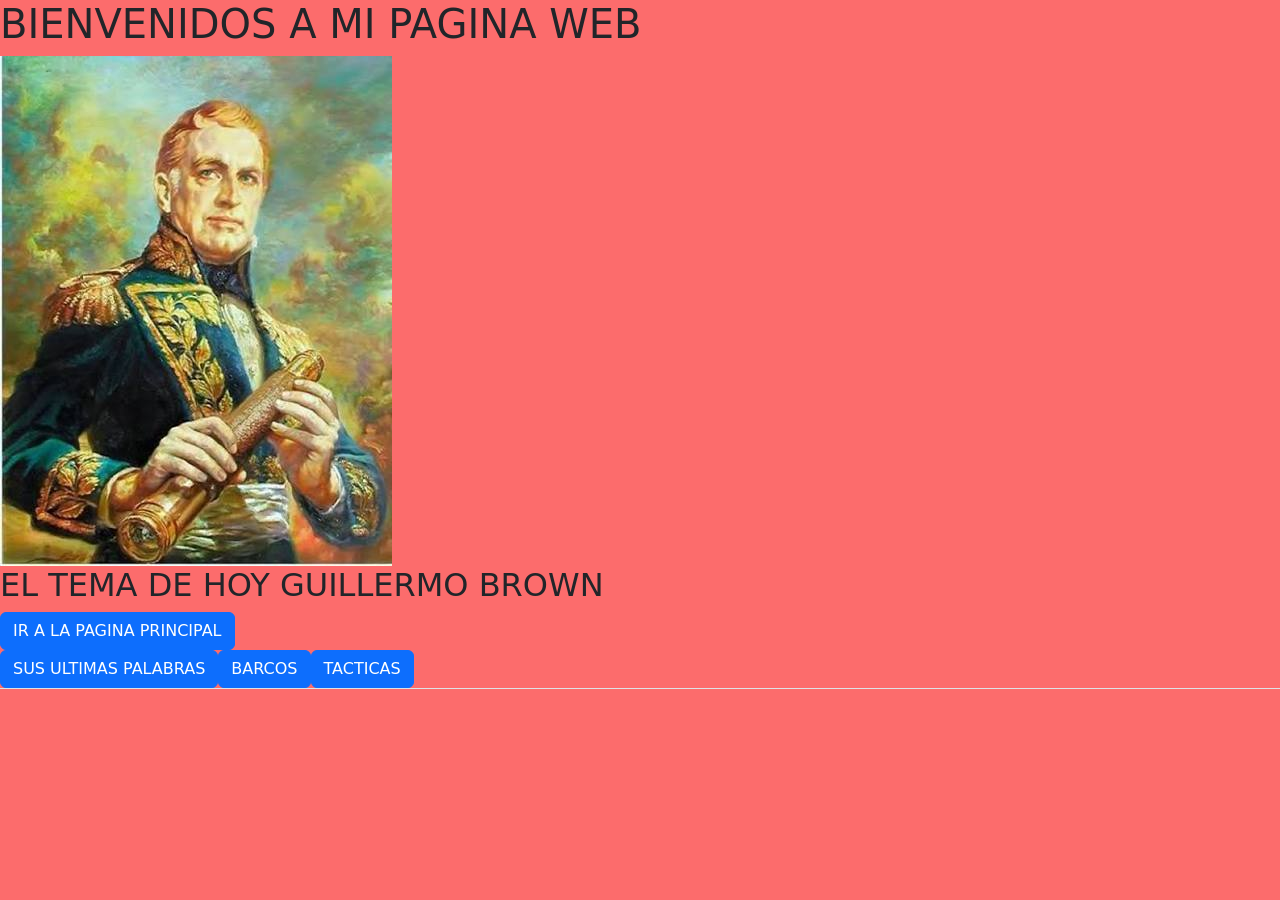
<file: index.html>
<!doctype html>
<html lang="es">
    <head>
        <meta charset="utf-8">
      <link href="https://cdn.jsdelivr.net/npm/bootstrap@5.3.8/dist/css/bootstrap.min.css" rel="stylesheet" integrity="sha384-sRIl4kxILFvY47J16cr9ZwB07vP4J8+LH7qKQnuqkuIAvNWLzeN8tE5YBujZqJLB" crossorigin="anonymous">
      <script src="https://cdn.jsdelivr.net/npm/bootstrap@5.3.8/dist/js/bootstrap.bundle.min.js" integrity="sha384-FKyoEForCGlyvwx9Hj09JcYn3nv7wiPVlz7YYwJrWVcXK/BmnVDxM+D2scQbITxI" crossorigin="anonymous"></script>
        <title>BIENVENIDOS</title>
    </head>
    <header>
        <h1>BIENVENIDOS A MI PAGINA WEB</h1>
        <img src="imagen/guillermo.jpg" alt="Imagen de Guillermo Brown">
        <H2>EL TEMA DE HOY GUILLERMO BROWN</H2>
    </header>
    <body style="background-color: rgb(252, 108, 108);">
        <a class="btn btn-primary" href="PAGINA PRINCIPAL.html" role="button">IR A LA PAGINA PRINCIPAL</a>
        <ul class="nav nav-tabs">
  <li class="nav-item">
    <a class="btn btn-primary" href="SUS ULTIMAS PALABRAS.html" role="button">SUS ULTIMAS PALABRAS</a>
  </li>
  <li class="nav-item">
    <a class="btn btn-primary" href="BARCOS.html" role="button">BARCOS</a>
  </li>
  <li class="nav-item">
    <a class="btn btn-primary" href="TACTICAS.html" role="button">TACTICAS</a>
  </li>
</ul>
    </body>
</html>
</file>
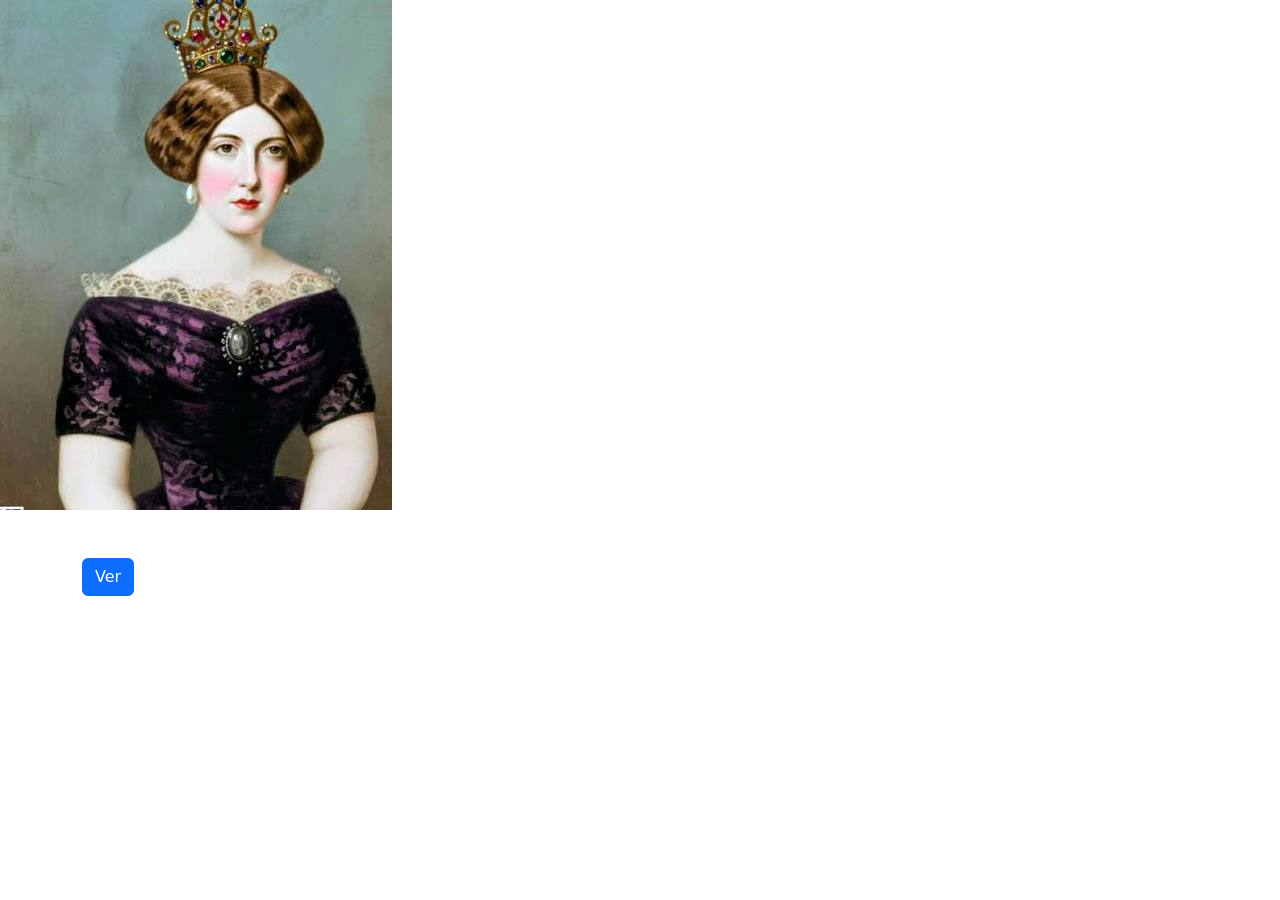
<file: amor,guerra,muerte.html>
<!doctype html>
<html>
  <head>
  <meta charset="UTF-8">
  <meta name="viewport" content="width=device-width, initial-scale=1.0">
  <title>Offcanvas con Texto</title>
  <!-- CSS de Bootstrap 5 -->
  <link href="https://cdn.jsdelivr.net/npm/bootstrap@5.3.8/dist/css/bootstrap.min.css" rel="stylesheet" integrity="sha384-sRIl4kxILFvY47J16cr9ZwB07vP4J8+LH7qKQnuqkuIAvNWLzeN8tE5YBujZqJLB" crossorigin="anonymous">
<script src="https://cdn.jsdelivr.net/npm/bootstrap@5.3.8/dist/js/bootstrap.bundle.min.js" integrity="sha384-FKyoEForCGlyvwx9Hj09JcYn3nv7wiPVlz7YYwJrWVcXK/BmnVDxM+D2scQbITxI" crossorigin="anonymous"></script><!---solucion---->
<img src="imagen/hija.jpg">
</head>
<body>

  <div class="container mt-5">
    <!-- Botón para abrir el panel -->
    <button class="btn btn-primary" type="button" data-bs-toggle="offcanvas" data-bs-target="#panelTexto">
      Ver
    </button>
  </div>

  <!-- Contenedor del Offcanvas -->
  <div class="offcanvas offcanvas-start" tabindex="-1" id="panelTexto">
    
    <!-- Encabezado -->
    <div class="offcanvas-header text-bg-light">
      <h5 class="offcanvas-title">La Trágica Historia Familiar de Elisa Brown </h5>
      <button type="button" class="btn-close" data-bs-dismiss="offcanvas"></button>
    </div>
    
    <!-- Cuerpo con diferentes estilos de texto -->
    <div class="offcanvas-body">
      <h3>ver</h3>
      
      <p class="text-muted small"> </p>
      <p>Detrás de la gloria militar de Brown se esconde una de las historias de amor y dolor más profundas de la iconografía romántica argentina del siglo XIX:
         la tragedia de su hija Elisa Brown.
         El Romance: Elisa, una bella joven de 17 años, estaba profundamente enamorada del capitán Francisco Drummond, uno de los oficiales más brillantes y valientes que servían bajo las órdenes de su padre.
          La pareja se comprometió en matrimonio justo antes de que se reanudaran los combates fluviales.
          La Muerte de Drummond (Batalla de Monte Santiago): En abril de 1827, el bergantín Independencia encalló y quedó a merced de una numerosa flota brasileña.
           Drummond luchó heroicamente hasta quedarse sin municiones.
            Al intentar buscar pólvora en otro barco, una bala de cañón lo hirió de gravedad en el estómago. 
            Murió pocas horas después en los brazos de su almirante, Guillermo Brown, a quien llegó a decirle sus famosas últimas palabras: "Entreguen esta espada a mi novia".
            El Fatal Desenlace: Brown regresó a Buenos Aires y le entregó a Elisa el anillo de compromiso y la espada de su difunto prometido.
             Sumida en una depresión profunda y vestida con su traje de novia, Elisa caminó hacia las orillas del Río de la Plata el 27 de diciembre de 1827. 
             Se arrojó a las aguas del río, el mismo escenario donde su padre había ganado la gloria y donde su gran amor había perdido la vida.
             Su Descanso Final: El trágico suceso conmovió a toda la sociedad de la época.
              Hoy en día, las cenizas de Elisa Brown descansan dentro de la misma urna de bronce fundido con cañones enemigos que resguarda los restos de su padre en el Cementerio de la Recoleta.</p>
      
      <hr> <!-- Línea divisoria -->

      <h4>Políticas de Privacidad</h4>
      <p>Nos tomamos muy en serio la protección de tus datos personales. Implementamos cifrado de extremo a extremo para asegurar tu información.</p>
      
      <div class="alert alert-warning mt-4">
        <p class="mb-0">Si tienes dudas, puedes escribir a nuestro equipo de soporte técnico disponible las 24 horas.</p>
      </div>
    </div>
  </div>
</body>
</html>
</file>
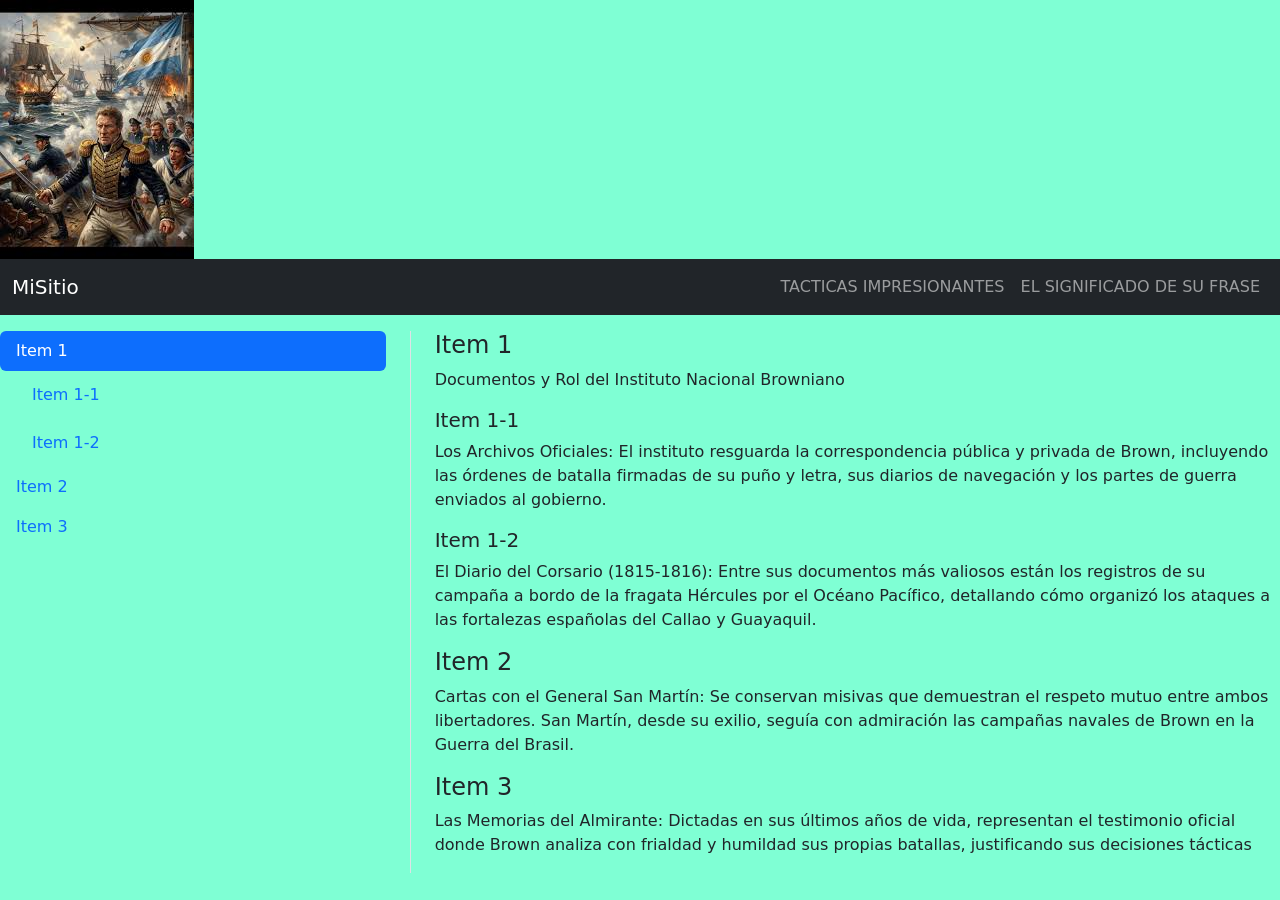
<file: ARCHIVOS.html>
<!doctype html>
<head>
  <meta charset="utf-8">
  <link href="https://cdn.jsdelivr.net/npm/bootstrap@5.3.8/dist/css/bootstrap.min.css" rel="stylesheet" integrity="sha384-sRIl4kxILFvY47J16cr9ZwB07vP4J8+LH7qKQnuqkuIAvNWLzeN8tE5YBujZqJLB" crossorigin="anonymous">
  <script src="https://cdn.jsdelivr.net/npm/bootstrap@5.3.8/dist/js/bootstrap.bundle.min.js" integrity="sha384-FKyoEForCGlyvwx9Hj09JcYn3nv7wiPVlz7YYwJrWVcXK/BmnVDxM+D2scQbITxI" crossorigin="anonymous"></script>
  <title>Archivos Oficiales</title>
</head>
<html lang="es">
    <body style="background-color: aquamarine;">
        <div class="carrusel">
        <img src="imagen/oficiales.jpg" alt="foto 1">
        </div>
        <nav class="navbar navbar-expand-lg bg-dark navbar-dark">
  <div class="container-fluid">
    <!-- Logotipo o Nombre del Sitio -->
    <a class="navbar-brand" href="PAGINA PRINCIPAL.html">MiSitio</a>
    <button class="navbar-toggler" type="button" data-bs-toggle="collapse" data-bs-target="#navbarNav" aria-controls="navbarNav" aria-expanded="false" aria-label="Toggle navigation">
      <span class="navbar-toggler-icon"></span>
    </button>
    
    <!-- Contenedor de los Enlaces del Menú -->
    <div class="collapse navbar-collapse" id="navbarNav">
      <ul class="navbar-nav ms-auto">
        <li class="nav-item">
          <a class="nav-link" href="TACTICAS.html">TACTICAS IMPRESIONANTES</a>
        </li>
        <li class="nav-item">
          <a class="nav-link" href="SUS ULTIMAS PALABRAS.html">EL SIGNIFICADO DE SU FRASE</a>
        </li>
      </ul>
    </div>
  </div>
</nav>
  <P></P>
                            <div class="row">
  <div class="col-4">
    <nav id="navbar-example3" class="h-100 flex-column align-items-stretch pe-4 border-end">
      <nav class="nav nav-pills flex-column">
        <a class="nav-link" href="#item-1">Item 1</a>
        <nav class="nav nav-pills flex-column">
          <a class="nav-link ms-3 my-1" href="#item-1-1">Item 1-1</a>
          <a class="nav-link ms-3 my-1" href="#item-1-2">Item 1-2</a>
        </nav>
        <a class="nav-link" href="#item-2">Item 2</a>
        <a class="nav-link" href="#item-3">Item 3</a>
      </nav>
      </nav>
    </nav>
  </div>

  <div class="col-8">
    <div data-bs-spy="scroll" data-bs-target="#navbar-example3" data-bs-smooth-scroll="true" class="scrollspy-example-2" tabindex="0">
      <div id="item-1">
        <h4>Item 1</h4>
        <p>Documentos y Rol del Instituto Nacional Browniano</p>
      </div>
      <div id="item-1-1">
        <h5>Item 1-1</h5>
        <p>Los Archivos Oficiales: El instituto resguarda la correspondencia pública y privada de Brown, incluyendo las órdenes de batalla firmadas de su puño y letra, sus diarios de navegación y los partes de guerra enviados al gobierno.</p>
      </div>
      <div id="item-1-2">
        <h5>Item 1-2</h5>
        <p>El Diario del Corsario (1815-1816): Entre sus documentos más valiosos están los registros de su campaña a bordo de la fragata Hércules por el Océano Pacífico, detallando cómo organizó los ataques a las fortalezas españolas del Callao y Guayaquil.</p>
      </div>
      <div id="item-2">
        <h4>Item 2</h4>
        <p>Cartas con el General San Martín: Se conservan misivas que demuestran el respeto mutuo entre ambos libertadores. San Martín, desde su exilio, seguía con admiración las campañas navales de Brown en la Guerra del Brasil. </p>
      </div>
      <div id="item-3">
        <h4>Item 3</h4>
        <p>Las Memorias del Almirante: Dictadas en sus últimos años de vida, representan el testimonio oficial donde Brown analiza con frialdad y humildad sus propias batallas, justificando sus decisiones tácticas </p>
      </div>
    </div>
  </div>
</div>
    </body>
</html>
</file>
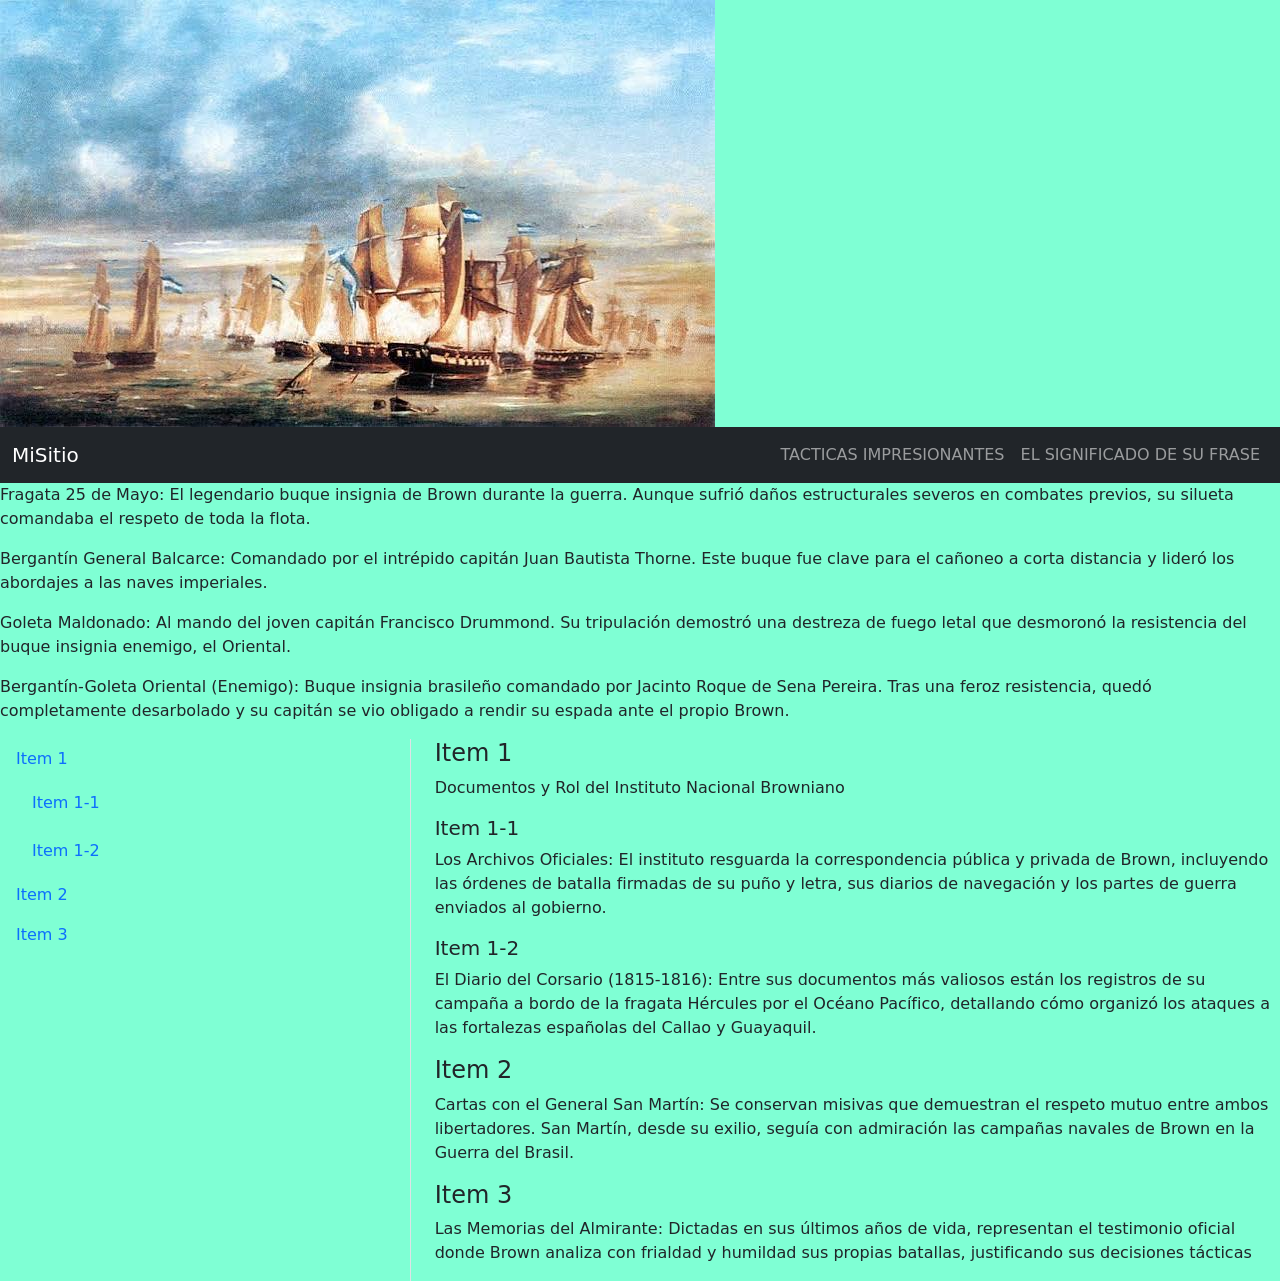
<file: BARCOS.html>
<!doctype html>
<html lang="es">
  <head>
    <meta charset="utf-8">
    <link href="https://cdn.jsdelivr.net/npm/bootstrap@5.3.8/dist/css/bootstrap.min.css" rel="stylesheet" integrity="sha384-sRIl4kxILFvY47J16cr9ZwB07vP4J8+LH7qKQnuqkuIAvNWLzeN8tE5YBujZqJLB" crossorigin="anonymous">
    <script src="https://cdn.jsdelivr.net/npm/bootstrap@5.3.8/dist/js/bootstrap.bundle.min.js" integrity="sha384-FKyoEForCGlyvwx9Hj09JcYn3nv7wiPVlz7YYwJrWVcXK/BmnVDxM+D2scQbITxI" crossorigin="anonymous"></script>
    <title>Barcos de Guillermo Brown</title>
  </head>
    <body style="background-color: aquamarine;">
        <div class="carrusel">
        <img src="imagen/barcos.jpg" alt="foto 1">
        </div>
        <nav class="navbar navbar-expand-lg bg-dark navbar-dark">
  <div class="container-fluid">
    <!-- Logotipo o Nombre del Sitio -->
    <a class="navbar-brand" href="PAGINA PRINCIPAL.html">MiSitio</a>
    <button class="navbar-toggler" type="button" data-bs-toggle="collapse" data-bs-target="#navbarNav" aria-controls="navbarNav" aria-expanded="false" aria-label="Toggle navigation">
      <span class="navbar-toggler-icon"></span>
    </button>
    
    <!-- Contenedor de los Enlaces del Menú -->
    <div class="collapse navbar-collapse" id="navbarNav">
      <ul class="navbar-nav ms-auto">
        <li class="nav-item">
          <a class="nav-link" href="TACTICAS.html">TACTICAS IMPRESIONANTES</a>
        </li>
        <li class="nav-item">
          <a class="nav-link" href="SUS ULTIMAS PALABRAS.html">EL SIGNIFICADO DE SU FRASE</a>
        </li>
      </ul>
    </div>
  </div>
</nav>
  <P>Fragata 25 de Mayo: El legendario buque insignia de Brown durante la guerra. Aunque sufrió daños estructurales severos en combates previos, su silueta comandaba el respeto de toda la flota.</P>
    <P>Bergantín General Balcarce: Comandado por el intrépido capitán Juan Bautista Thorne. Este buque fue clave para el cañoneo a corta distancia y lideró los abordajes a las naves imperiales.</P>
      <P>Goleta Maldonado: Al mando del joven capitán Francisco Drummond. Su tripulación demostró una destreza de fuego letal que desmoronó la resistencia del buque insignia enemigo, el Oriental.</P>
        <P>Bergantín-Goleta Oriental (Enemigo): Buque insignia brasileño comandado por Jacinto Roque de Sena Pereira. Tras una feroz resistencia, quedó completamente desarbolado y su capitán se vio obligado a rendir su espada ante el propio Brown.</P>
                            <div class="row">
  <div class="col-4">
    <nav id="navbar-example3" class="h-100 flex-column align-items-stretch pe-4 border-end">
      <nav class="nav nav-pills flex-column">
        <a class="nav-link" href="#item-1">Item 1</a>
        <nav class="nav nav-pills flex-column">
          <a class="nav-link ms-3 my-1" href="#item-1-1">Item 1-1</a>
          <a class="nav-link ms-3 my-1" href="#item-1-2">Item 1-2</a>
        </nav>
        <a class="nav-link" href="#item-2">Item 2</a>
        <a class="nav-link" href="#item-3">Item 3</a>
      </nav>
      </nav>
    </nav>
  </div>

  <div class="col-8">
    <div data-bs-spy="scroll" data-bs-target="#navbar-example3" data-bs-smooth-scroll="true" class="scrollspy-example-2" tabindex="0">
      <div id="item-1">
        <h4>Item 1</h4>
        <p>Documentos y Rol del Instituto Nacional Browniano</p>
      </div>
      <div id="item-1-1">
        <h5>Item 1-1</h5>
        <p>Los Archivos Oficiales: El instituto resguarda la correspondencia pública y privada de Brown, incluyendo las órdenes de batalla firmadas de su puño y letra, sus diarios de navegación y los partes de guerra enviados al gobierno.</p>
      </div>
      <div id="item-1-2">
        <h5>Item 1-2</h5>
        <p>El Diario del Corsario (1815-1816): Entre sus documentos más valiosos están los registros de su campaña a bordo de la fragata Hércules por el Océano Pacífico, detallando cómo organizó los ataques a las fortalezas españolas del Callao y Guayaquil.</p>
      </div>
      <div id="item-2">
        <h4>Item 2</h4>
        <p>Cartas con el General San Martín: Se conservan misivas que demuestran el respeto mutuo entre ambos libertadores. San Martín, desde su exilio, seguía con admiración las campañas navales de Brown en la Guerra del Brasil. </p>
      </div>
      <div id="item-3">
        <h4>Item 3</h4>
        <p>Las Memorias del Almirante: Dictadas en sus últimos años de vida, representan el testimonio oficial donde Brown analiza con frialdad y humildad sus propias batallas, justificando sus decisiones tácticas </p>
      </div>
    </div>
  </div>
</div>
    </body>
</html>
</file>
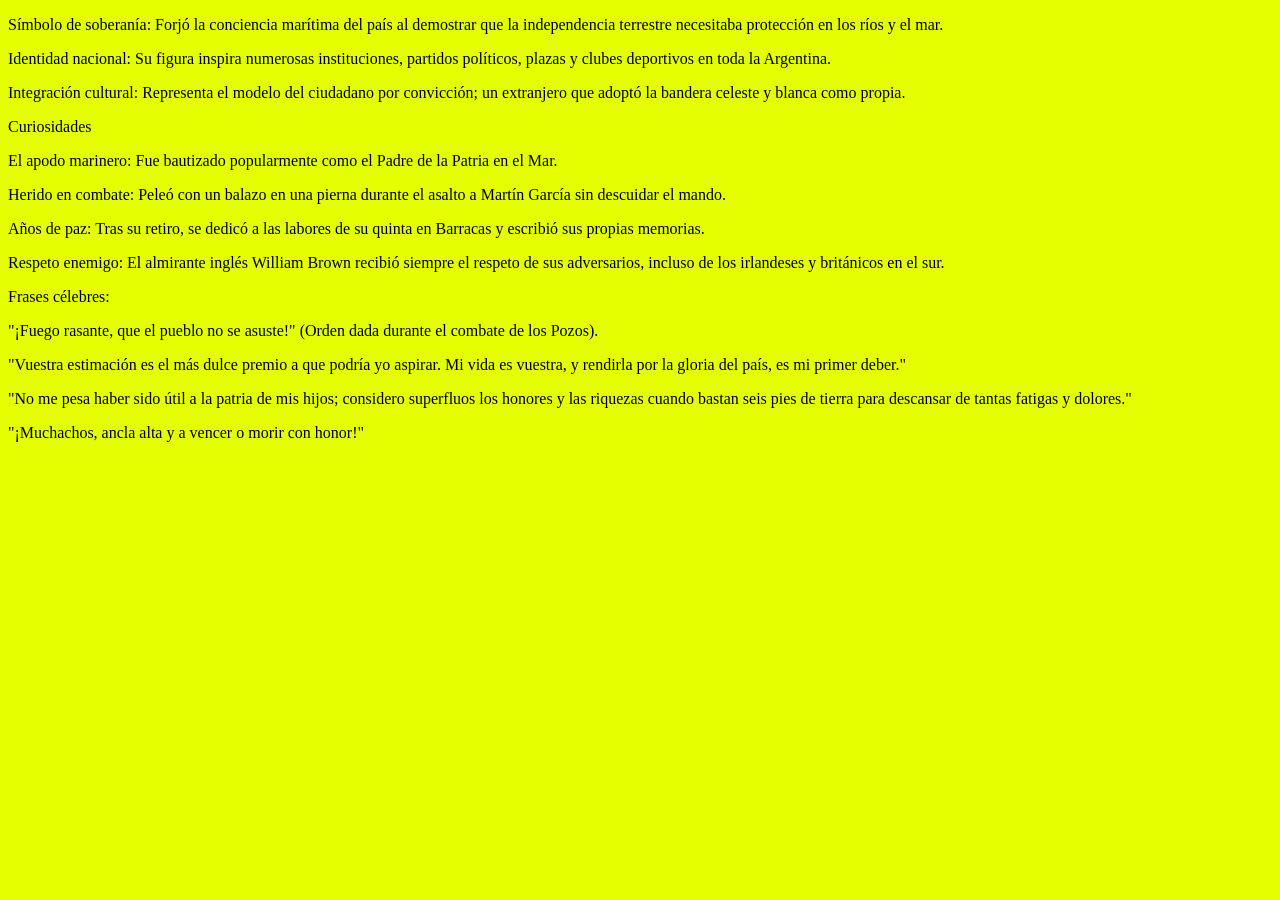
<file: legado historico y cultural,social.html>
<!DOCTYPE html>
<html lang="es">
<head>
    <meta charset="UTF-8">
    <meta name="viewport" content="width=device-width, initial-scale=1.0">
     <link rel="stylesheet" href="css.css">
    <title>Legado Histórico y Cultural</title>
</head>
<body>
  <p>  Símbolo de soberanía: Forjó la conciencia marítima del país al demostrar que la independencia terrestre necesitaba protección en los ríos y el mar.</p>
  <p> Identidad nacional: Su figura inspira numerosas instituciones, partidos políticos, plazas y clubes deportivos en toda la Argentina.</p>
  <p> Integración cultural: Representa el modelo del ciudadano por convicción; un extranjero que adoptó la bandera celeste y blanca como propia.</p>
  <p> Curiosidades</p>
  <p> El apodo marinero: Fue bautizado popularmente como el Padre de la Patria en el Mar.</p>
  <p> Herido en combate: Peleó con un balazo en una pierna durante el asalto a Martín García sin descuidar el mando.</p>
  <p> Años de paz: Tras su retiro, se dedicó a las labores de su quinta en Barracas y escribió sus propias memorias.</p>
  <p> Respeto enemigo: El almirante inglés William Brown recibió siempre el respeto de sus adversarios, incluso de los irlandeses y británicos en el sur.</p>
    <p> Frases célebres:</p>
    <p> "¡Fuego rasante, que el pueblo no se asuste!" (Orden dada durante el combate de los Pozos).</p>
    <p> "Vuestra estimación es el más dulce premio a que podría yo aspirar. Mi vida es vuestra, y rendirla por la gloria del país, es mi primer deber."</p>
    <p> "No me pesa haber sido útil a la patria de mis hijos; considero superfluos los honores y las riquezas cuando bastan seis pies de tierra para descansar de tantas fatigas y dolores."</p>
    <p> "¡Muchachos, ancla alta y a vencer o morir con honor!"</p>
</body>
</html>
</file>
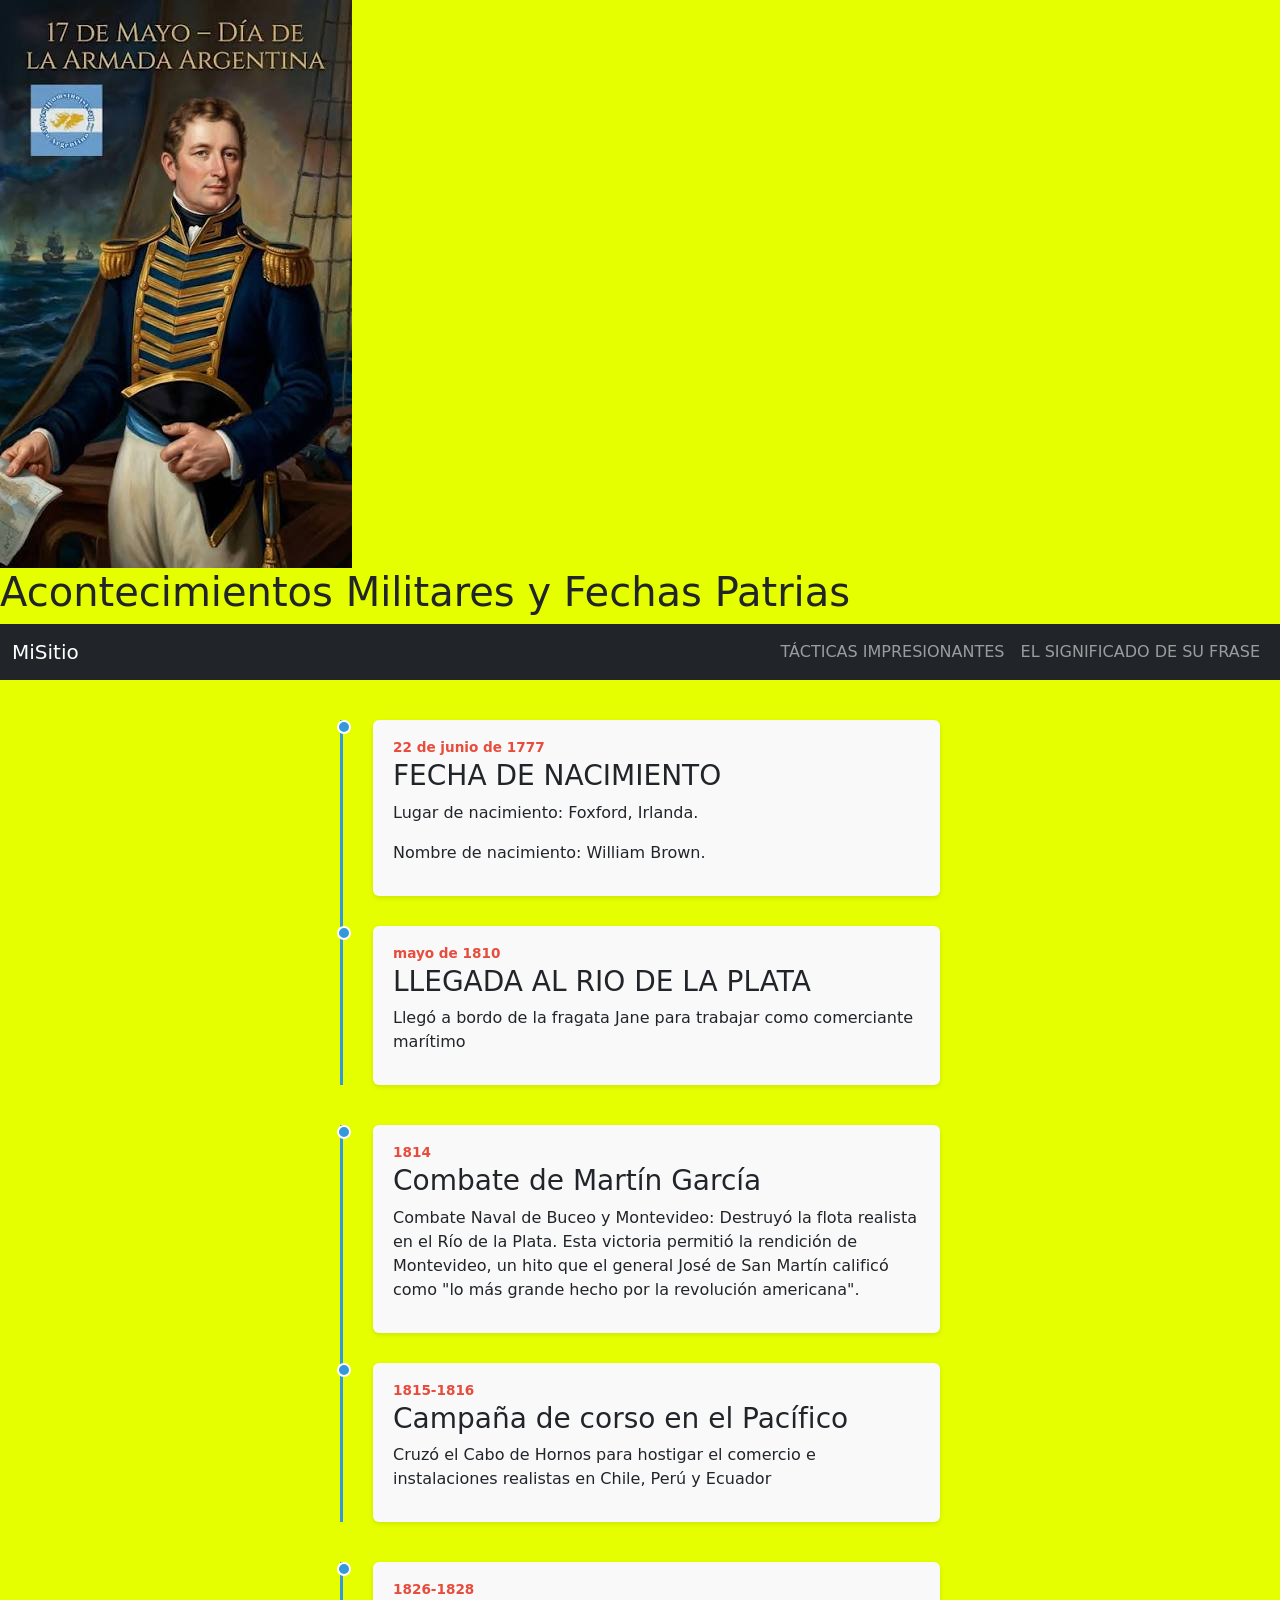
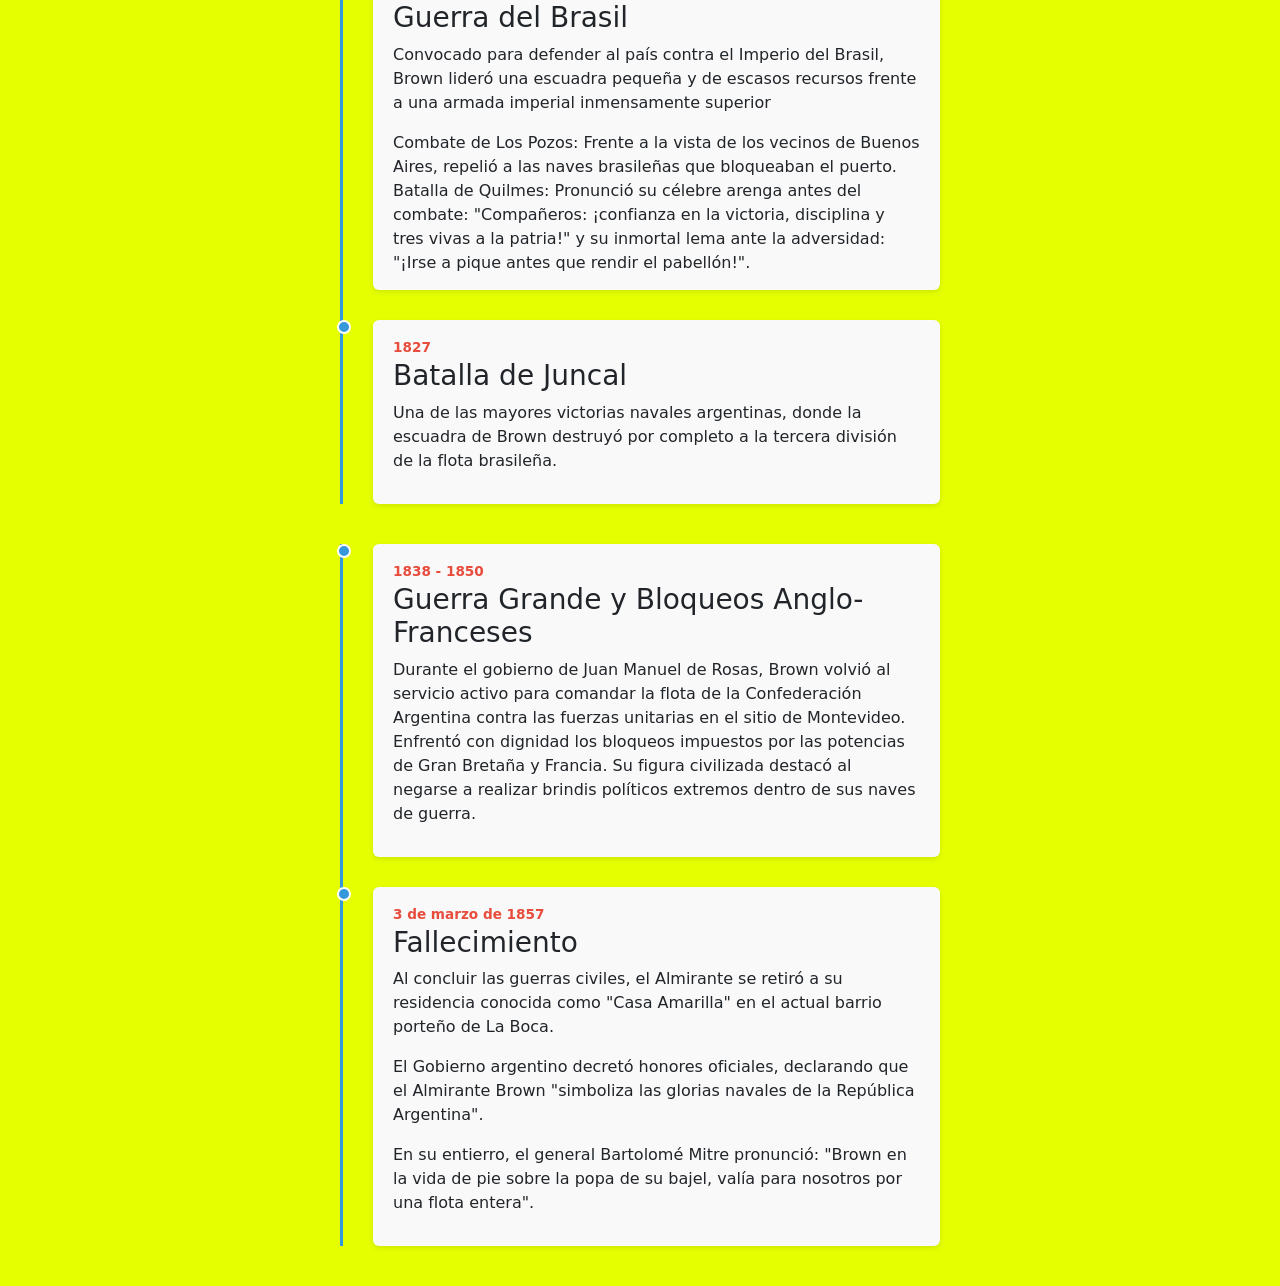
<file: linea historica.html>
<!DOCTYPE html>
<html lang="es">
<head>
  <meta charset="UTF-8">
  <meta name="viewport" content="width=device-width, initial-scale=1.0">
  <link href="https://cdn.jsdelivr.net/npm/bootstrap@5.3.8/dist/css/bootstrap.min.css" rel="stylesheet" integrity="sha384-sRIl4kxILFvY47J16cr9ZwB07vP4J8+LH7qKQnuqkuIAvNWLzeN8tE5YBujZqJLB" crossorigin="anonymous">
      <script src="https://cdn.jsdelivr.net/npm/bootstrap@5.3.8/dist/js/bootstrap.bundle.min.js" integrity="sha384-FKyoEForCGlyvwx9Hj09JcYn3nv7wiPVlz7YYwJrWVcXK/BmnVDxM+D2scQbITxI" crossorigin="anonymous"></script>
  <LINK rel="stylesheet" href="css.css">
  <title>Guillermo Brown - Línea Histórica</title>
  <img src="imagen/imagen con ia.jpg">
</head>
<h1>Acontecimientos Militares y Fechas Patrias </h1>
<body>
  <nav class="navbar navbar-expand-lg bg-dark navbar-dark">
  <div class="container-fluid">
    <!-- Logotipo o Nombre del Sitio -->
    <a class="navbar-brand" href="PAGINA PRINCIPAL.html">MiSitio</a>
    <button class="navbar-toggler" type="button" data-bs-toggle="collapse" data-bs-target="#navbarNav" aria-controls="navbarNav" aria-expanded="false" aria-label="Toggle navigation">
      <span class="navbar-toggler-icon"></span>
    </button>
    
    <!-- Contenedor de los Enlaces del Menú -->
    <div class="collapse navbar-collapse" id="navbarNav">
      <ul class="navbar-nav ms-auto">
        <li class="nav-item">
          <a class="nav-link" href="TACTICAS.html">TÁCTICAS IMPRESIONANTES</a>
        </li>
        <li class="nav-item">
          <a class="nav-link" href="SUS ULTIMAS PALABRAS.html">EL SIGNIFICADO DE SU FRASE</a>
        </li>
      </ul>
    </div>
  </div>
</nav>
<div class="timeline">
  <div class="timeline-item">
    <div class="timeline-dot"></div>
    <div class="timeline-content">
      <span class="timeline-date">22 de junio de 1777</span>
      <h3>FECHA DE NACIMIENTO</h3>
      <p>Lugar de nacimiento: Foxford, Irlanda.</p>
      <p>Nombre de nacimiento: William Brown. </p>
    </div>
  </div>
  
  <div class="timeline-item">
    <div class="timeline-dot"></div>
    <div class="timeline-content">
      <span class="timeline-date">mayo de 1810 </span>
      <h3>LLEGADA AL RIO DE LA PLATA</h3>
      <p> Llegó a bordo de la fragata Jane para trabajar como comerciante marítimo </p>
    </div>
  </div>
</div>
<div class="timeline">
  <div class="timeline-item">
    <div class="timeline-dot"></div>
    <div class="timeline-content">
      <span class="timeline-date">1814</span>
      <h3> Combate de Martín García </h3>
      <p>Combate Naval de Buceo y Montevideo: Destruyó la flota realista en el Río de la Plata. Esta victoria permitió la rendición de Montevideo, un hito que el general José de San Martín calificó como "lo más grande hecho por la revolución americana".  </p>
    </div>
  </div>
  
  <div class="timeline-item">
    <div class="timeline-dot"></div>
    <div class="timeline-content">
      <span class="timeline-date">1815-1816</span>
      <h3>Campaña de corso en el Pacífico</h3>
      <p> Cruzó el Cabo de Hornos para hostigar el comercio e instalaciones realistas en Chile, Perú y Ecuador </p>
    </div>
  </div>
</div>
<div class="timeline">
  <div class="timeline-item">
    <div class="timeline-dot"></div>
    <div class="timeline-content">
      <span class="timeline-date"> 1826-1828</span>
      <h3>Guerra del Brasil </h3>
      <p> Convocado para defender al país contra el Imperio del Brasil, Brown lideró una escuadra pequeña y de escasos recursos frente a una armada imperial inmensamente superior </p>
      Combate de Los Pozos: Frente a la vista de los vecinos de Buenos Aires, repelió a las naves brasileñas que bloqueaban el puerto.
      Batalla de Quilmes: Pronunció su célebre arenga antes del combate: "Compañeros: ¡confianza en la victoria, disciplina y tres vivas a la patria!" y su inmortal lema ante la adversidad: "¡Irse a pique antes que rendir el pabellón!".
    </div>
  </div>
  
  <div class="timeline-item">
    <div class="timeline-dot"></div>
    <div class="timeline-content">
      <span class="timeline-date">1827</span>
      <h3>Batalla de Juncal </h3>
      <p>Una de las mayores victorias navales argentinas, donde la escuadra de Brown destruyó por completo a la tercera división de la flota brasileña.  </p>
    </div>
  </div>
</div>
<div class="timeline">
  <div class="timeline-item">
    <div class="timeline-dot"></div>
    <div class="timeline-content">
      <span class="timeline-date"> 1838 - 1850 </span>
      <h3> Guerra Grande y Bloqueos Anglo-Franceses  </h3>
      <p> Durante el gobierno de Juan Manuel de Rosas, Brown volvió al servicio activo para comandar la flota de la Confederación Argentina contra las fuerzas unitarias en el sitio de Montevideo. Enfrentó con dignidad los bloqueos impuestos por las potencias de Gran Bretaña y Francia. Su figura civilizada destacó al negarse a realizar brindis políticos extremos dentro de sus naves de guerra.  </p>
    </div>
  </div>
  
  <div class="timeline-item">
    <div class="timeline-dot"></div>
    <div class="timeline-content">
      <span class="timeline-date"> 3 de marzo de 1857 </span>
      <h3> Fallecimiento </h3>
      <p>Al concluir las guerras civiles, el Almirante se retiró a su residencia conocida como "Casa Amarilla" en el actual barrio porteño de La Boca.</p> 
       <P> El Gobierno argentino decretó honores oficiales, declarando que el Almirante Brown "simboliza las glorias navales de la República Argentina". </P>
      <P> En su entierro, el general Bartolomé Mitre pronunció: "Brown en la vida de pie sobre la popa de su bajel, valía para nosotros por una flota entera". </p>
    </div>
  </div>
</div>
</body>
</html>
</file>
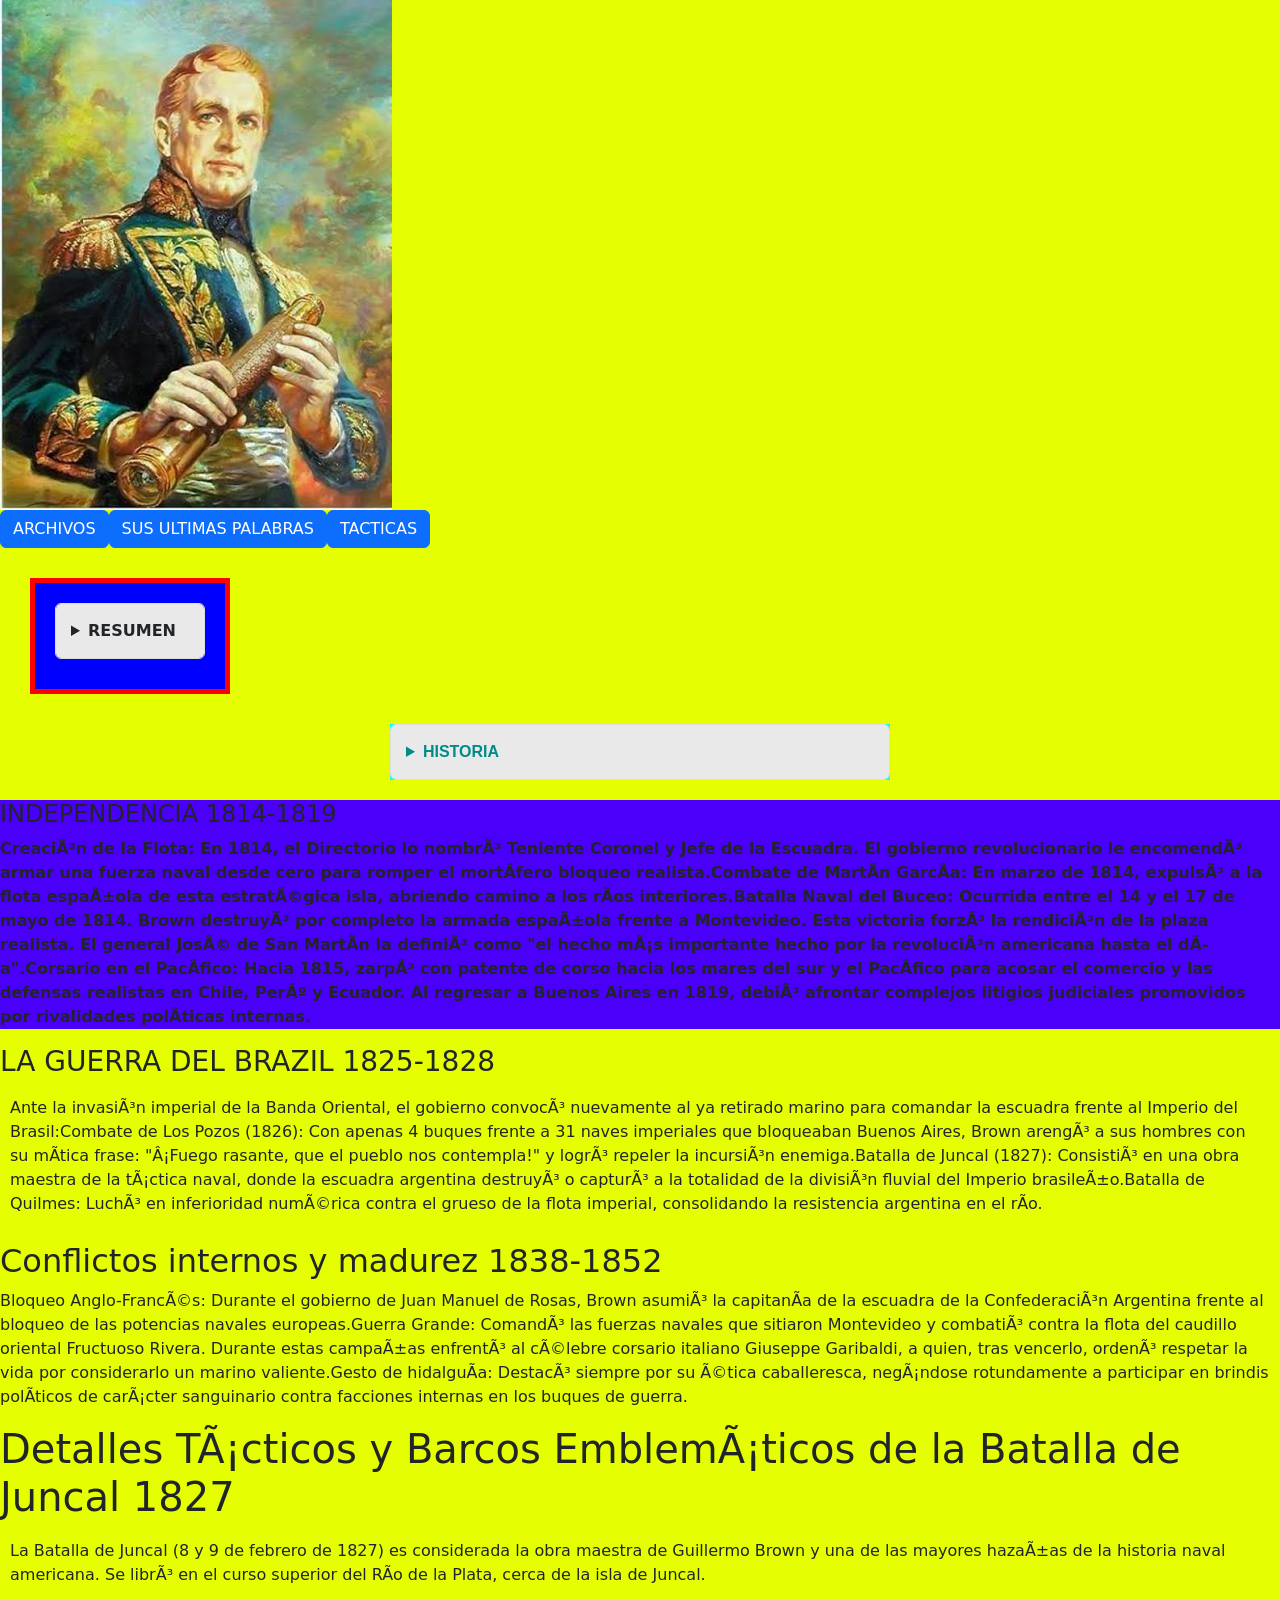
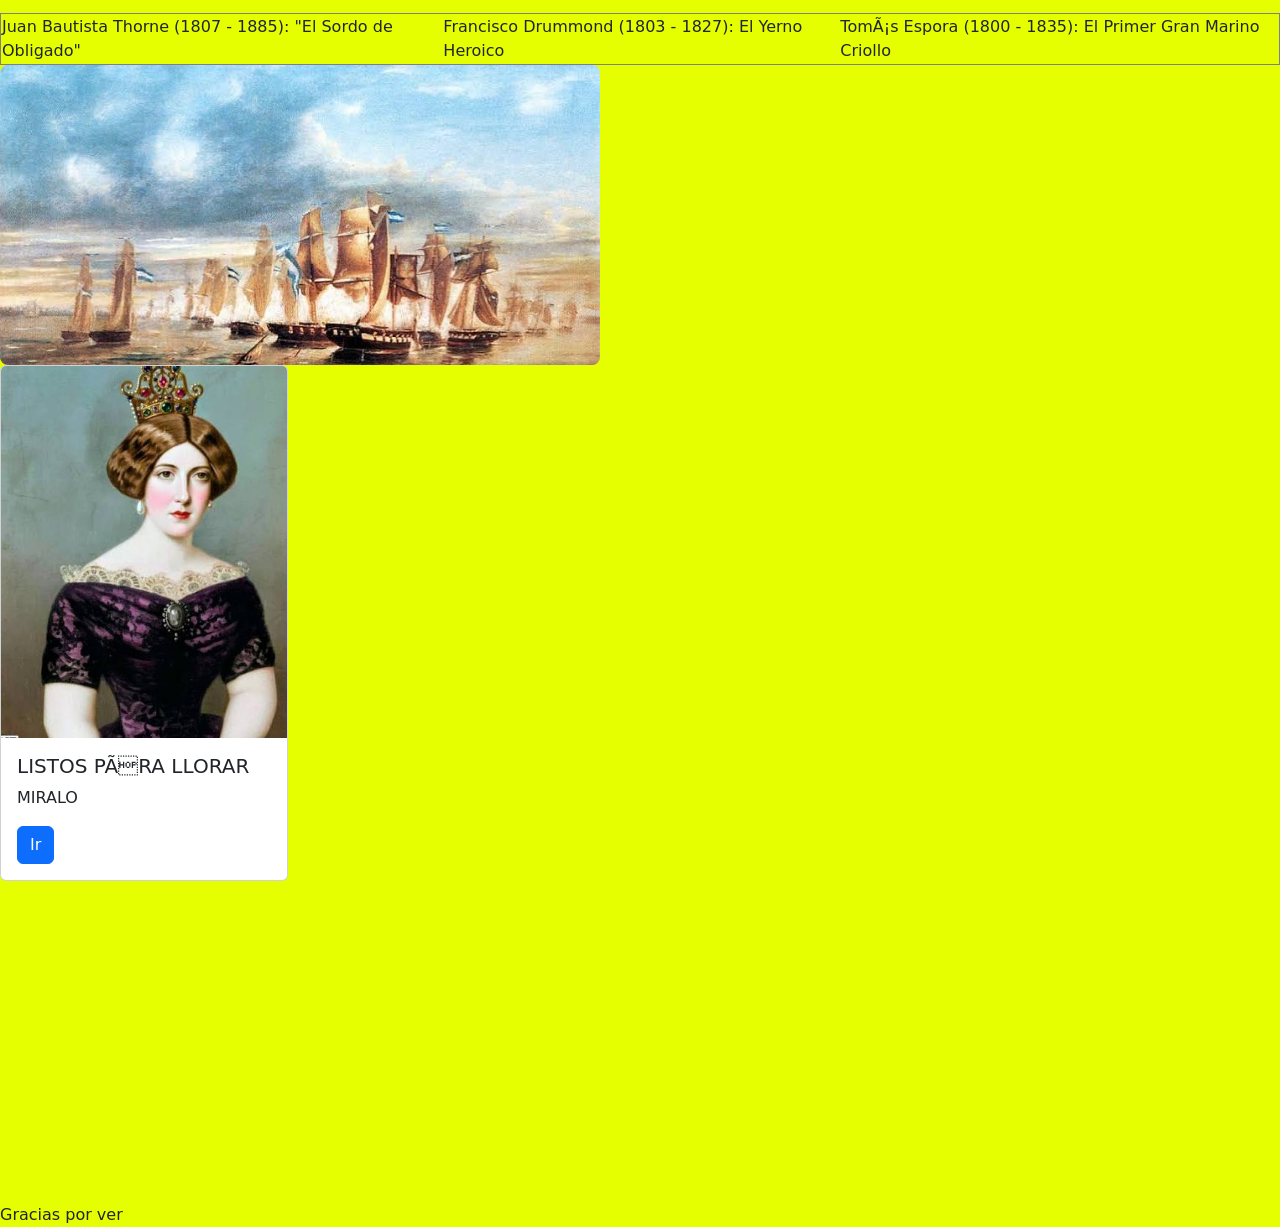
<file: PAGINA PRINCIPAL.html>
<!DOCTYPE html>
<html>
   <head>
     <meta charset=”utf-8”/>
     <link href="https://cdn.jsdelivr.net/npm/bootstrap@5.3.8/dist/css/bootstrap.min.css" rel="stylesheet" integrity="sha384-sRIl4kxILFvY47J16cr9ZwB07vP4J8+LH7qKQnuqkuIAvNWLzeN8tE5YBujZqJLB" crossorigin="anonymous">
     <script src="https://cdn.jsdelivr.net/npm/bootstrap@5.3.8/dist/js/bootstrap.bundle.min.js" integrity="sha384-FKyoEForCGlyvwx9Hj09JcYn3nv7wiPVlz7YYwJrWVcXK/BmnVDxM+D2scQbITxI" crossorigin="anonymous"></script>
     <link rel="stylesheet" href="css.css">
     <title>GUILLERMO BROWN</title>
  </head>
   <body>
    <header>
<img src="imagen/guillermo.jpg">
    </header>
    <nav class="nav">
 <li><a class="btn btn-primary" href="ARCHIVOS.html" role="button">ARCHIVOS</a></li>
  <div class="dropdown">
    </button>
  <li><a class="btn btn-primary" href="SUS ULTIMAS PALABRAS.html" role="button">SUS ULTIMAS PALABRAS</a></li>
    </ul>
  </div>
  <li><a class="btn btn-primary" href="TACTICAS.html" role="button">TACTICAS</a></li>
    </nav>
        </div>
      </div>
    </div>
<main>
  <section>
    <div class="arcordeon">
<div class="caja-1">
  <details>
<summary>RESUMEN</summary>
<p>El Almirante Guillermo Brown, nacido como William Brown en Foxford, Irlanda, el 22 de junio de 1777, fue el máximo prócer naval y fundador de la Armada Argentina, consagrando su vida a la defensa de su patria por adopción hasta su fallecimiento el 3 de marzo de 1857.</p>
  </details>
</div>
    </div>
  </section>
  <section>
    <div class="arcodeon2">
<div class="caja-2">
  <details>
<summary>HISTORIA</summary>
<P>Orígenes y vida temprana (1777 - 1809)Infancia en Irlanda: Nació en el seno de una familia profundamente católica. A los nueve años, emigró junto a su padre hacia Filadelfia, Estados Unidos.Orfandad y primeros embarques: Al poco tiempo de llegar, su padre falleció y el joven Guillermo quedó desamparado. Se enroló como grumete en un barco mercante estadounidense, navegando el Atlántico por diez años.Prisionero de guerra: En 1796, fue tomado por un buque británico y forzado a servir en la Armada Real. Posteriormente, fue capturado por los franceses, encerrado como prisionero de guerra y logró una audaz fuga de un castillo en Francia.Llegada al Río de la Plata: Consiguió recuperar su matrícula de capitán mercante y en 1809 arribó al estuario rioplatense, estableciendo un fructífero negocio comercial marítimo entre Buenos Aires y Colonia del Sacramento.</P>
  </details>
</div>
    </div>
  </section>
  <section>
<div class="caja-3">
<h4>INDEPENDENCIA 1814-1819</h4>
<p>Creación de la Flota: En 1814, el Directorio lo nombró Teniente Coronel y Jefe de la Escuadra. El gobierno revolucionario le encomendó armar una fuerza naval desde cero para romper el mortífero bloqueo realista.Combate de Martín García: En marzo de 1814, expulsó a la flota española de esta estratégica isla, abriendo camino a los ríos interiores.Batalla Naval del Buceo: Ocurrida entre el 14 y el 17 de mayo de 1814. Brown destruyó por completo la armada española frente a Montevideo. Esta victoria forzó la rendición de la plaza realista. El general José de San Martín la definió como "el hecho más importante hecho por la revolución americana hasta el día".Corsario en el Pacífico: Hacia 1815, zarpó con patente de corso hacia los mares del sur y el Pacífico para acosar el comercio y las defensas realistas en Chile, Perú y Ecuador. Al regresar a Buenos Aires en 1819, debió afrontar complejos litigios judiciales promovidos por rivalidades políticas internas.</p>
</div>
<table>
  <tr>
    <h3>LA GUERRA DEL BRAZIL 1825-1828</h3>
    <div class="caja-4">
    <p>Ante la invasión imperial de la Banda Oriental, el gobierno convocó nuevamente al ya retirado marino para comandar la escuadra frente al Imperio del Brasil:Combate de Los Pozos (1826): Con apenas 4 buques frente a 31 naves imperiales que bloqueaban Buenos Aires, Brown arengó a sus hombres con su mítica frase: "¡Fuego rasante, que el pueblo nos contempla!" y logró repeler la incursión enemiga.Batalla de Juncal (1827): Consistió en una obra maestra de la táctica naval, donde la escuadra argentina destruyó o capturó a la totalidad de la división fluvial del Imperio brasileño.Batalla de Quilmes: Luchó en inferioridad numérica contra el grueso de la flota imperial, consolidando la resistencia argentina en el río.</p>
    </div>
  </tr>
  <tr>
    <h2>Conflictos internos y madurez 1838-1852 </h2>
    <p>Bloqueo Anglo-Francés: Durante el gobierno de Juan Manuel de Rosas, Brown asumió la capitanía de la escuadra de la Confederación Argentina frente al bloqueo de las potencias navales europeas.Guerra Grande: Comandó las fuerzas navales que sitiaron Montevideo y combatió contra la flota del caudillo oriental Fructuoso Rivera. Durante estas campañas enfrentó al célebre corsario italiano Giuseppe Garibaldi, a quien, tras vencerlo, ordenó respetar la vida por considerarlo un marino valiente.Gesto de hidalguía: Destacó siempre por su ética caballeresca, negándose rotundamente a participar en brindis políticos de carácter sanguinario contra facciones internas en los buques de guerra. </p>
  </tr>
  <tr>
    <h1>Detalles Tácticos y Barcos Emblemáticos de la Batalla de Juncal 1827</h1>
    <div class="caja-5">
    <p>La Batalla de Juncal (8 y 9 de febrero de 1827) es considerada la obra maestra de Guillermo Brown y una de las mayores hazañas de la historia naval americana. Se libró en el curso superior del Río de la Plata, cerca de la isla de Juncal.</p>
    </div>
  </tr>
</table>
</div>
  </section>
</main>
 <table border="1">
            <thead>
                <tr>
                    <td>Juan Bautista Thorne (1807 - 1885): "El Sordo de Obligado" </td>
                    <td>Francisco Drummond (1803 - 1827): El Yerno Heroico </td>
                    <td> Tomás Espora (1800 - 1835): El Primer Gran Marino Criollo</td>
                </tr>
            </thead>
        </table>
<aside>
  <div class="carrusel2">
    <img src="imagen/barcos.jpg" alt="foto1">
    <img src="imagen/oficiales.jpg" alt="foto2">
  </div>
<div class="card" style="width: 18rem;">
  <img src="imagen/hija.jpg" class="card-img-top" alt="...">
  <div class="card-body">
    <h5 class="card-title">LISTOS PÁRA LLORAR</h5>
    <p class="card-text">MIRALO</p>
    <a href="amor,guerra,muerte.html" class="btn btn-primary">Ir</a>
  </div>
</div>
</aside>
<iframe width="560" height="315" src="https://www.youtube.com/embed/ES9UHvlH_5w?si=Ml5q4H-5jueIPXbm" title="YouTube video player" frameborder="0" allow="accelerometer; autoplay; clipboard-write; encrypted-media; gyroscope; picture-in-picture; web-share" referrerpolicy="strict-origin-when-cross-origin" allowfullscreen></iframe>
<footer>
<h9>Gracias por ver</h9>
</footer>
  </body>
<html>
</file>
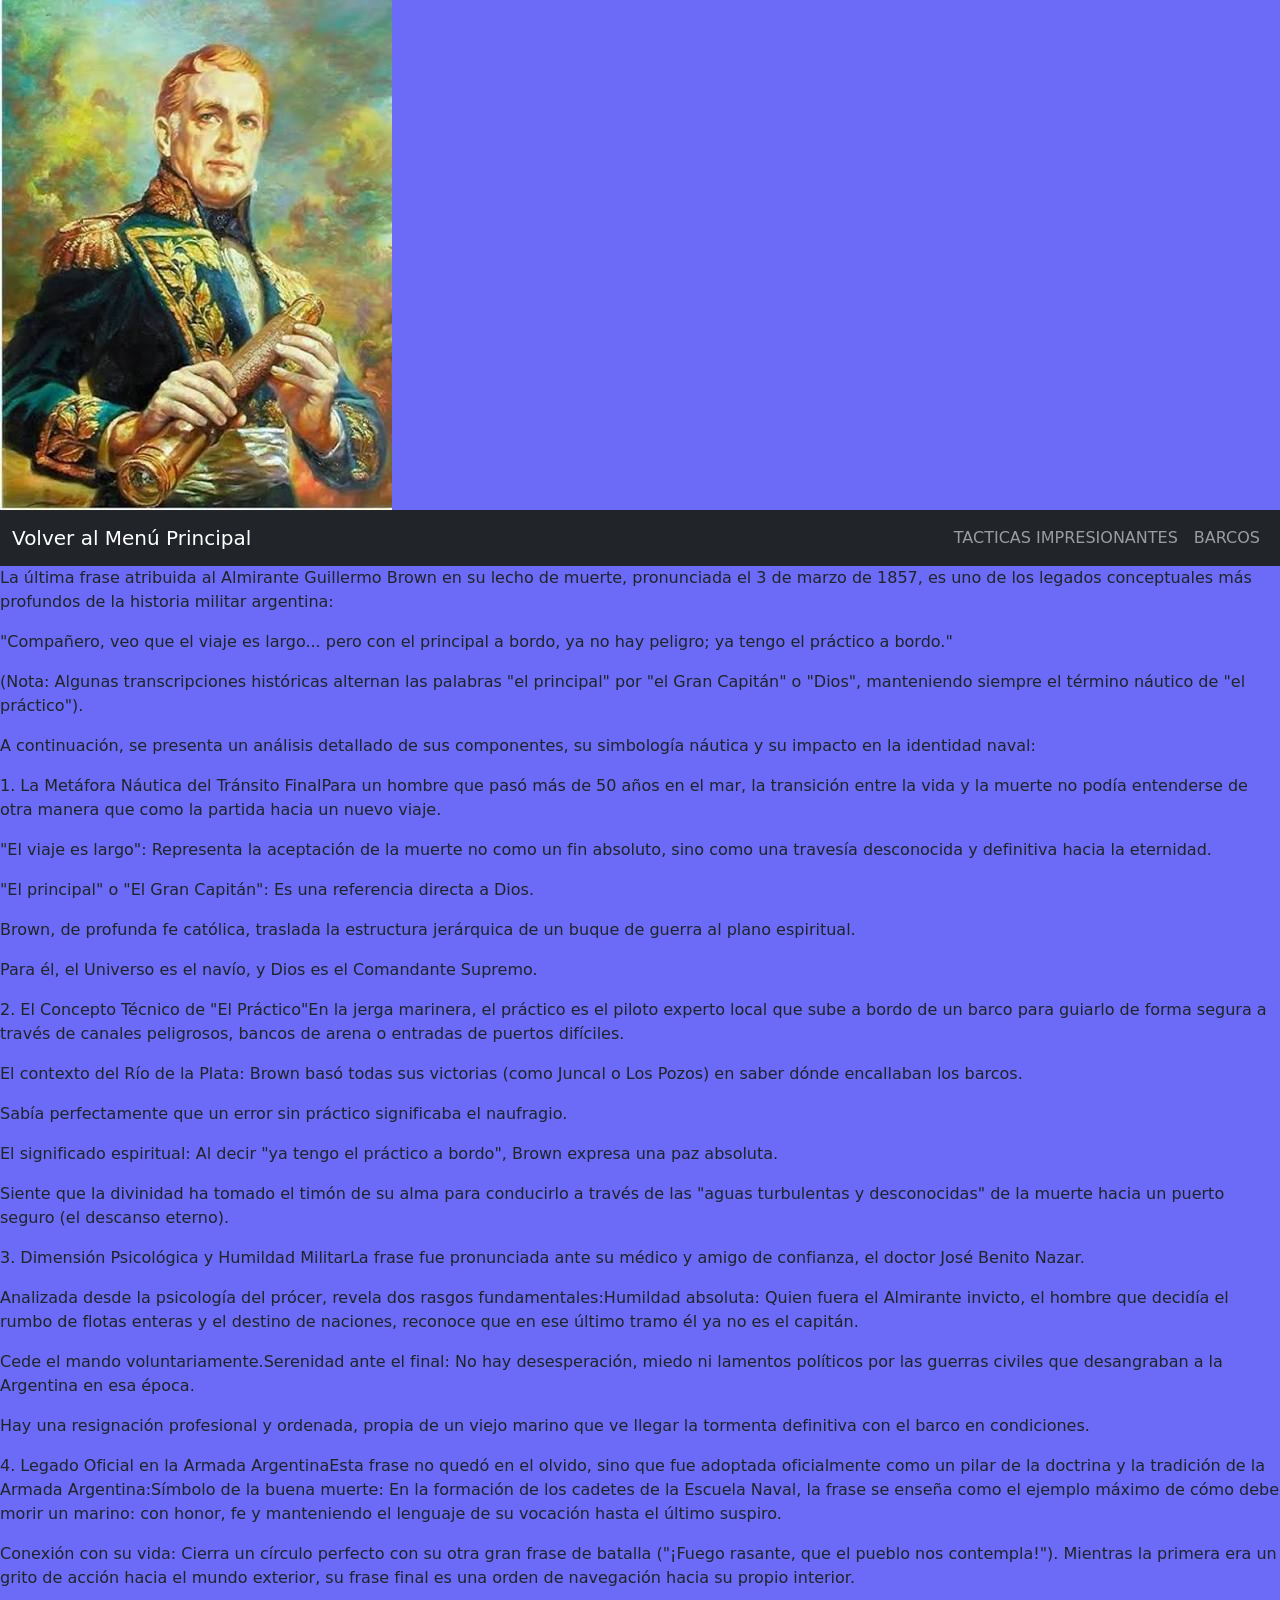
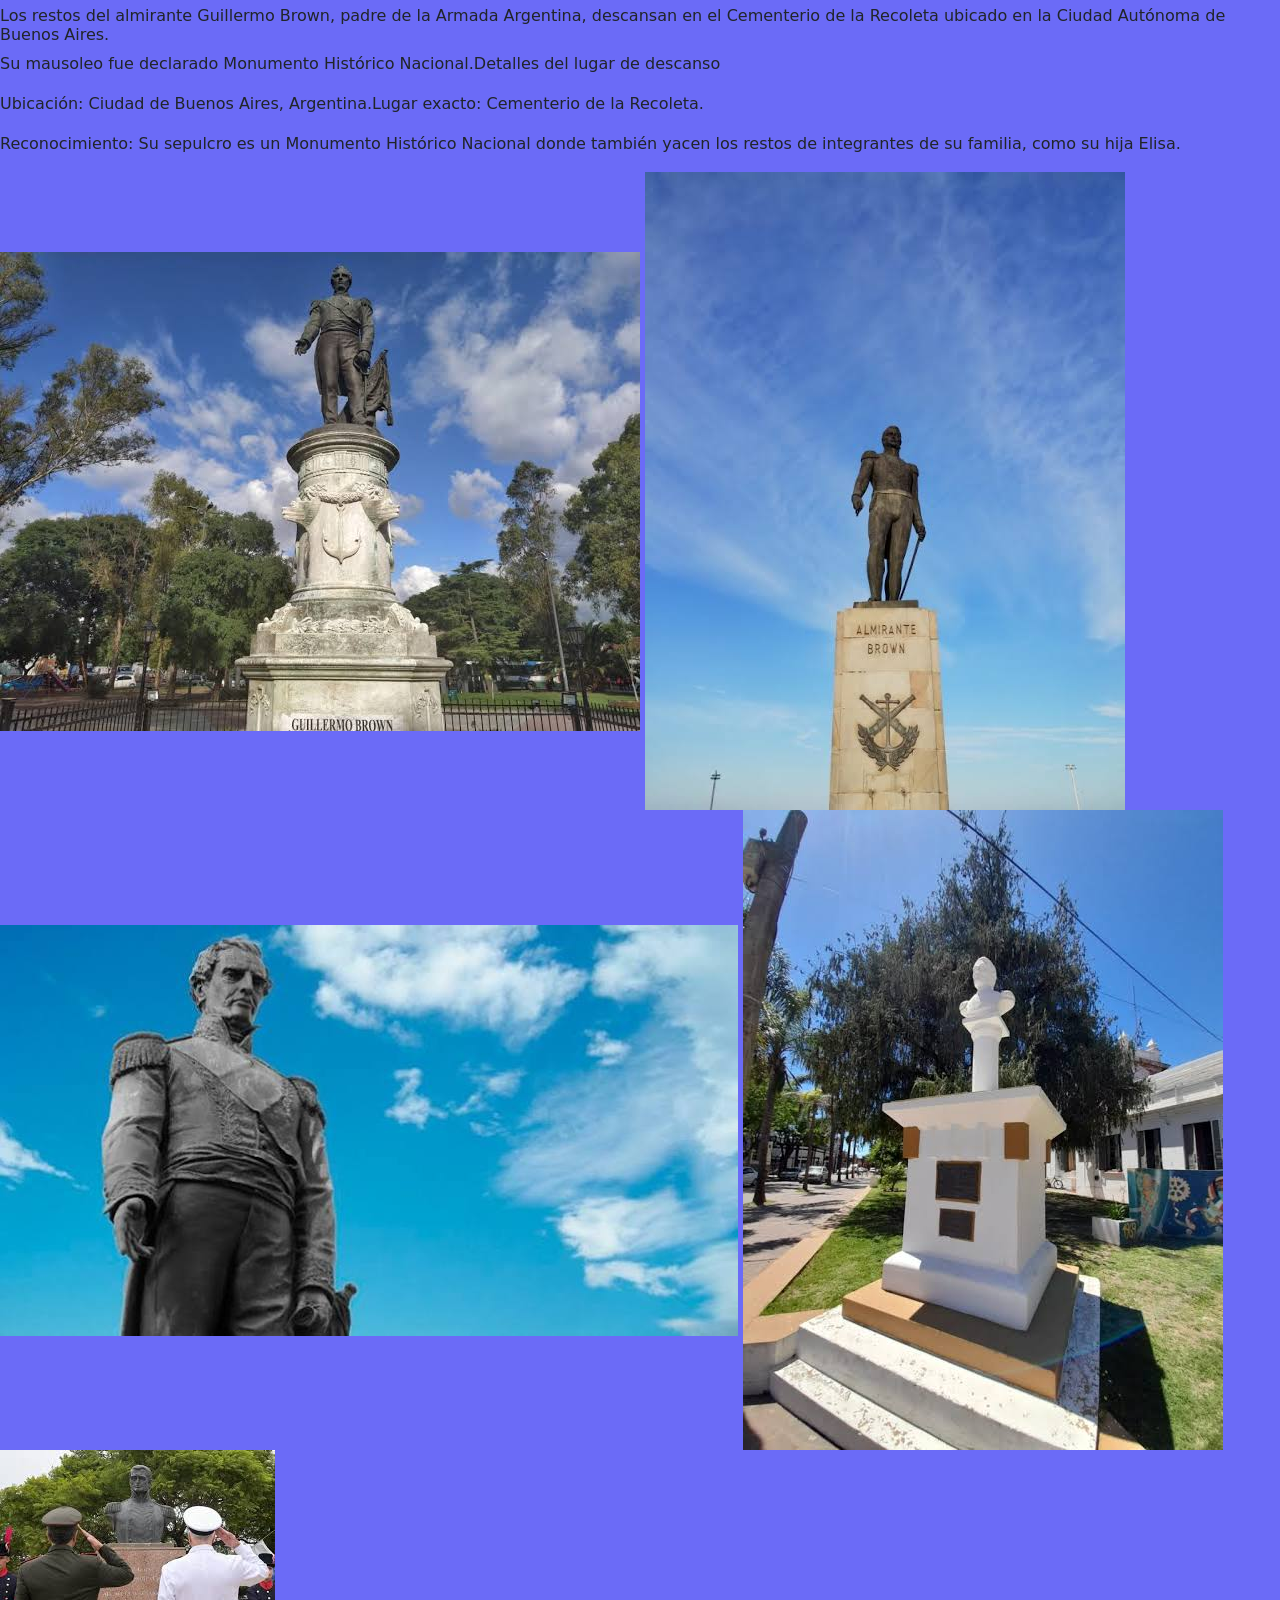
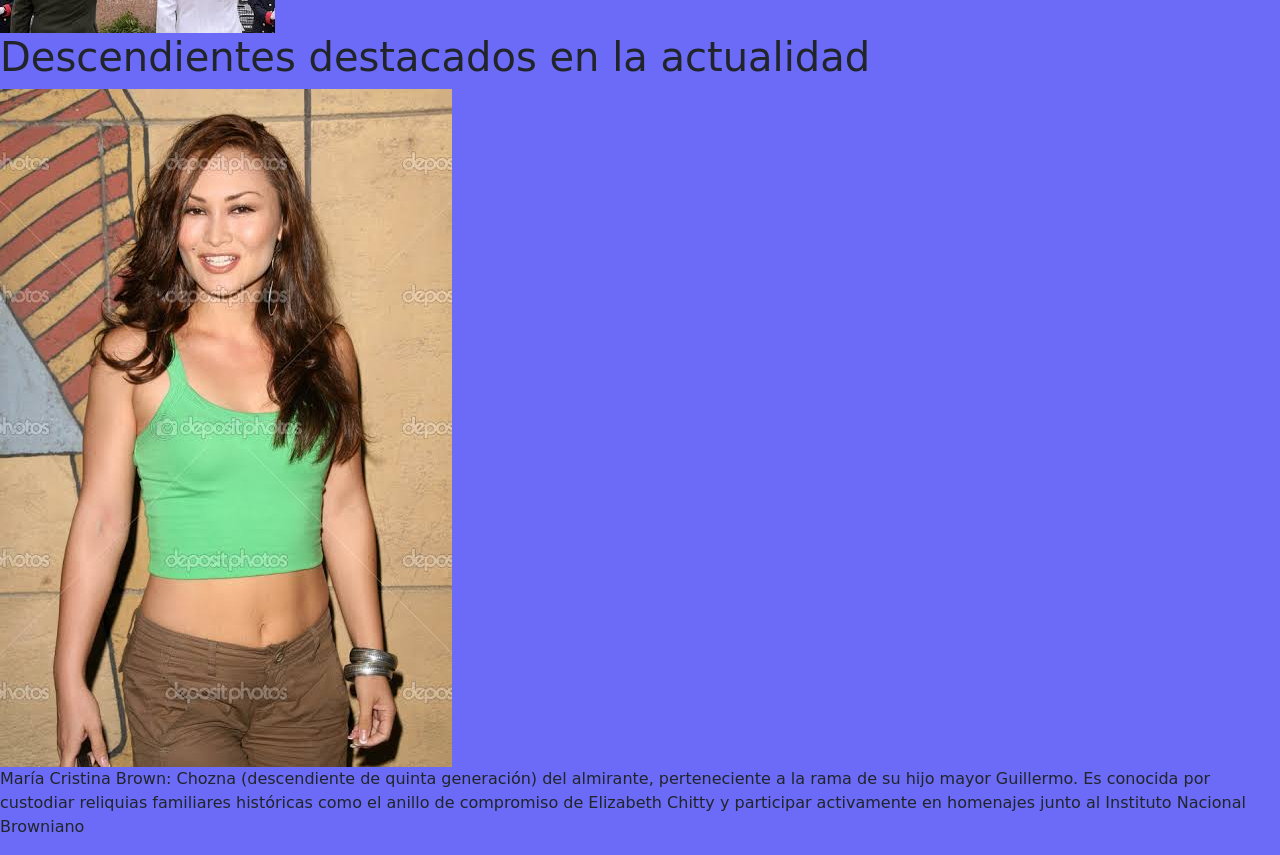
<file: SUS ULTIMAS PALABRAS.html>
<!doctype html>
<html lang="es">
  <head>
    <meta charset="utf-8">
    <link href="https://cdn.jsdelivr.net/npm/bootstrap@5.3.8/dist/css/bootstrap.min.css" rel="stylesheet" integrity="sha384-sRIl4kxILFvY47J16cr9ZwB07vP4J8+LH7qKQnuqkuIAvNWLzeN8tE5YBujZqJLB" crossorigin="anonymous">
    <script src="https://cdn.jsdelivr.net/npm/bootstrap@5.3.8/dist/js/bootstrap.bundle.min.js" integrity="sha384-FKyoEForCGlyvwx9Hj09JcYn3nv7wiPVlz7YYwJrWVcXK/BmnVDxM+D2scQbITxI" crossorigin="anonymous"></script>
    <title>EL SIGNIFICADO DE SU FRASE</title>
  </head>
<body style="background-color: #6b6bf7;">
    <img src="imagen/guillermo.jpg">
     <nav class="navbar navbar-expand-lg bg-dark navbar-dark">
  <div class="container-fluid">
    <!-- Logotipo o Nombre del Sitio -->
    <a class="navbar-brand" href="MENU.html">Volver al Menú Principal</a>
    <button class="navbar-toggler" type="button" data-bs-toggle="collapse" data-bs-target="#navbarNav" aria-controls="navbarNav" aria-expanded="false" aria-label="Toggle navigation">
      <span class="navbar-toggler-icon"></span>
    </button>
    
    <!-- Contenedor de los Enlaces del Menú -->
    <div class="collapse navbar-collapse" id="navbarNav">
      <ul class="navbar-nav ms-auto">
        <li class="nav-item">
          <a class="nav-link" href="TACTICAS.html">TACTICAS IMPRESIONANTES</a>
        </li>
        <li class="nav-item">
          <a class="nav-link" href="BARCOS.html">BARCOS</a>
        </li>
      </ul>
    </div>
  </div>
</nav>
<P>La última frase atribuida al Almirante Guillermo Brown en su lecho de muerte, pronunciada el 3 de marzo de 1857, es uno de los legados conceptuales más profundos de la historia militar argentina:</P>
 <p> "Compañero, veo que el viaje es largo... pero con el principal a bordo, ya no hay peligro; ya tengo el práctico a bordo."</p>
 <p> (Nota: Algunas transcripciones históricas alternan las palabras
   "el principal" por "el Gran Capitán" o "Dios", manteniendo siempre el término náutico de "el práctico").</p>
  <p> A continuación, se presenta un análisis detallado de sus componentes, su simbología náutica y su impacto en la identidad naval:</p>
   <p>1. La Metáfora Náutica del Tránsito FinalPara un hombre que pasó más de 50 años en el mar, la transición entre la vida y la muerte no podía entenderse de otra manera que como la partida hacia un nuevo viaje.</p>
   <p> "El viaje es largo": Representa la aceptación de la muerte no como un fin absoluto, sino como una travesía desconocida y definitiva hacia la eternidad.</p>
    <p> "El principal" o "El Gran Capitán": Es una referencia directa a Dios.</p>
     <p> Brown, de profunda fe católica, traslada la estructura jerárquica de un buque de guerra al plano espiritual.</p>
   <p> Para él, el Universo es el navío, y Dios es el Comandante Supremo.</p>
   <p> 2. El Concepto Técnico de "El Práctico"En la jerga marinera, el práctico es el piloto experto local que sube a bordo de un barco para guiarlo de forma segura a través de canales peligrosos, bancos de arena o entradas de puertos difíciles.</p>
    <p> El contexto del Río de la Plata: Brown basó todas sus victorias (como Juncal o Los Pozos) en saber dónde encallaban los barcos. </p>
    <p> Sabía perfectamente que un error sin práctico significaba el naufragio.</p>
     <p> El significado espiritual: Al decir "ya tengo el práctico a bordo", Brown expresa una paz absoluta.</p>
     <p> Siente que la divinidad ha tomado el timón de su alma para conducirlo a través de las "aguas turbulentas y desconocidas" de la muerte hacia un puerto seguro (el descanso eterno).</p>
     <p>  3. Dimensión Psicológica y Humildad MilitarLa frase fue pronunciada ante su médico y amigo de confianza, el doctor José Benito Nazar. </p>
      <p> Analizada desde la psicología del prócer, revela dos rasgos fundamentales:Humildad absoluta: Quien fuera el Almirante invicto, el hombre que decidía el rumbo de flotas enteras y el destino de naciones, reconoce que en ese último tramo él ya no es el capitán.</p>
      <p>Cede el mando voluntariamente.Serenidad ante el final: No hay desesperación, miedo ni lamentos políticos por las guerras civiles que desangraban a la Argentina en esa época. </p>
       <p>  Hay una resignación profesional y ordenada, propia de un viejo marino que ve llegar la tormenta definitiva con el barco en condiciones.</p>
         <p> 4. Legado Oficial en la Armada ArgentinaEsta frase no quedó en el olvido, sino que fue adoptada oficialmente como un pilar de la doctrina y la tradición de la Armada Argentina:Símbolo de la buena muerte: En la formación de los cadetes de la Escuela Naval, la frase se enseña como el ejemplo máximo de cómo debe morir un marino: con honor, fe y manteniendo el lenguaje de su vocación hasta el último suspiro.</p>
        <p> Conexión con su vida: Cierra un círculo perfecto con su otra gran frase de batalla ("¡Fuego rasante, que el pueblo nos contempla!"). Mientras la primera era un grito de acción hacia el mundo exterior, su frase final es una orden de navegación hacia su propio interior. </P>
          <h6>Los restos del almirante Guillermo Brown, padre de la Armada Argentina, descansan en el Cementerio de la Recoleta ubicado en la Ciudad Autónoma de Buenos Aires.</h6>
           <p>Su mausoleo fue declarado Monumento Histórico Nacional.Detalles del lugar de descanso</p>
          <p> Ubicación: Ciudad de Buenos Aires, Argentina.Lugar exacto: Cementerio de la Recoleta.</p>
          <p>Reconocimiento: Su sepulcro es un Monumento Histórico Nacional donde también yacen los restos de integrantes de su familia, como su hija Elisa.</p>
          <img src="imagen/monumento.jpg">
          <img src="imagen/monumento2.jpg">
          <img src="imagen/monumento3.jpg">
          <img src="imagen/monumento4.jpg">
          <img src="imagen/monumento5.jpg">
         <h1>Descendientes destacados en la actualidad</h1>
         <img src="imagen/decendiencia en la actualidad.jpg">
         <p>María Cristina Brown: Chozna (descendiente de quinta generación) del almirante, perteneciente a la rama de su hijo mayor Guillermo. Es conocida por custodiar reliquias familiares históricas como el anillo de compromiso de Elizabeth Chitty y participar activamente en homenajes junto al Instituto Nacional Browniano</p>
</body>
</html>
</file>
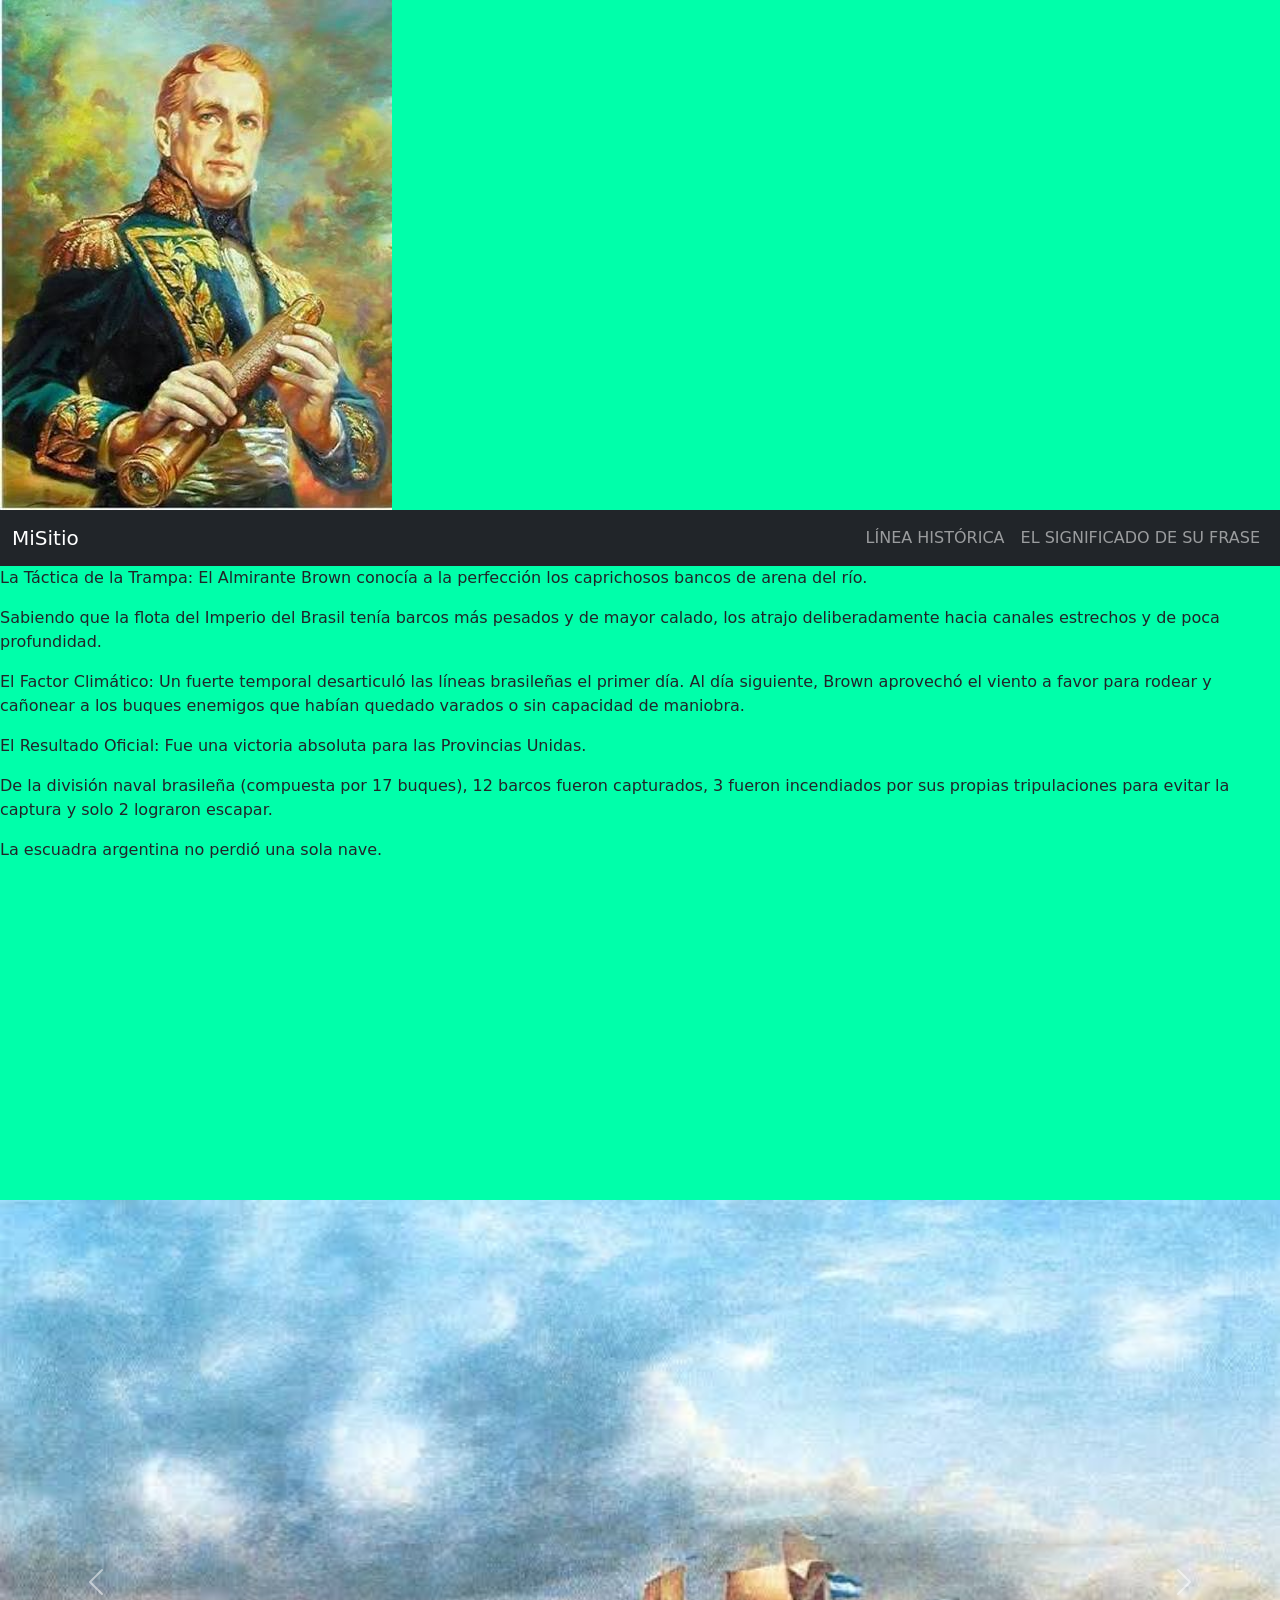
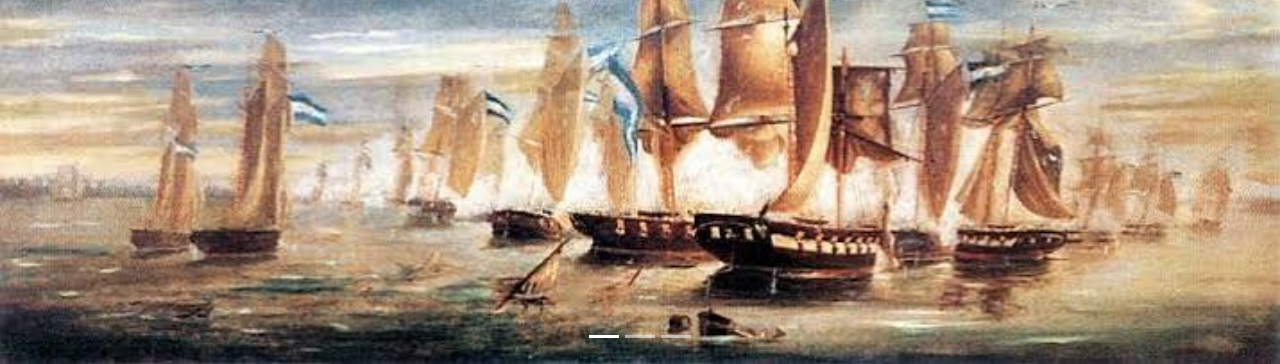
<file: TACTICAS.html>
<!doctype html>
<html lang="en">
  <head>
  <meta charset="utf-8">
  <meta name="viewport" content="width=device-width, initial-scale=1.0">
  <link href="https://cdn.jsdelivr.net/npm/bootstrap@5.3.8/dist/css/bootstrap.min.css" rel="stylesheet" integrity="sha384-sRIl4kxILFvY47J16cr9ZwB07vP4J8+LH7qKQnuqkuIAvNWLzeN8tE5YBujZqJLB" crossorigin="anonymous">
<script src="https://cdn.jsdelivr.net/npm/bootstrap@5.3.8/dist/js/bootstrap.bundle.min.js" integrity="sha384-FKyoEForCGlyvwx9Hj09JcYn3nv7wiPVlz7YYwJrWVcXK/BmnVDxM+D2scQbITxI" crossorigin="anonymous"></script><!---solucion---->
  <link rel="stylesheet" href="css.css">
  </head>
    <body style="background-color: rgb(0, 255, 170);">
        <img src="imagen/guillermo.jpg">
         <nav class="navbar navbar-expand-lg bg-dark navbar-dark">
  <div class="container-fluid">
    <!-- Logotipo o Nombre del Sitio -->
    <a class="navbar-brand" href="PAGINA PRINCIPAL.html">MiSitio</a>
    <button class="navbar-toggler" type="button" data-bs-toggle="collapse" data-bs-target="#navbarNav" aria-controls="navbarNav" aria-expanded="false" aria-label="Toggle navigation">
      <span class="navbar-toggler-icon"></span>
    </button>
    
    <!-- Contenedor de los Enlaces del Menú -->
    <div class="collapse navbar-collapse" id="navbarNav">
      <ul class="navbar-nav ms-auto">
        <li class="nav-item">
          <a class="nav-link" href="linea historica.html">LÍNEA HISTÓRICA</a>
        </li>
        <li class="nav-item">
          <a class="nav-link" href="SUS ULTIMAS PALABRAS.html">EL SIGNIFICADO DE SU FRASE</a>
        </li>
      </ul>
    </div>
  </div>
</nav>
<p>La Táctica de la Trampa: El Almirante Brown conocía a la perfección los caprichosos bancos de arena del río. </p>
<p>Sabiendo que la flota del Imperio del Brasil tenía barcos más pesados y de mayor calado, los atrajo deliberadamente hacia canales estrechos y de poca profundidad.</p>
  <p></p>El Factor Climático: Un fuerte temporal desarticuló las líneas brasileñas el primer día. Al día siguiente, Brown aprovechó el viento a favor para rodear y cañonear a los buques enemigos que habían quedado varados o sin capacidad de maniobra.</p>
  <p>El Resultado Oficial: Fue una victoria absoluta para las Provincias Unidas.</p>
   <p>De la división naval brasileña (compuesta por 17 buques), 12 barcos fueron capturados, 3 fueron incendiados por sus propias tripulaciones para evitar la captura y solo 2 lograron escapar.</p>
    <p>La escuadra argentina no perdió una sola nave.</p>
    <iframe width="560" height="315" src="https://www.youtube.com/embed/WgIq3N9x2sA?si=mWekg3rMpQeMhBfP" title="YouTube video player" frameborder="0" allow="accelerometer; autoplay; clipboard-write; encrypted-media; gyroscope; picture-in-picture; web-share" referrerpolicy="strict-origin-when-cross-origin" allowfullscreen></iframe>
           <div id="carouselExampleIndicators" class="carousel slide">
  <div class="carousel-indicators">
    <button type="button" data-bs-target="#carouselExampleIndicators" data-bs-slide-to="0" class="active" aria-current="true" aria-label="Slide 1"></button>
    <button type="button" data-bs-target="#carouselExampleIndicators" data-bs-slide-to="1" aria-label="Slide 2"></button>
    <button type="button" data-bs-target="#carouselExampleIndicators" data-bs-slide-to="2" aria-label="Slide 3"></button>
  </div>
  <div class="carousel-inner">
    <div class="carousel-item active">
      <img src="imagen/barcos.jpg" class="d-block w-100" alt="...">
    </div>
    <div class="carousel-item">
      <img src="imagen/oficiales.jpg" class="d-block w-100" alt="inversiones en los ultimos años">
    </div>
    <div class="carousel-item">
      <img src="imagen/hija.jpg" class="d-block w-100" alt="inversiones en argentina">
    </div>
  </div>
  <button class="carousel-control-prev" type="button" data-bs-target="#carouselExampleIndicators" data-bs-slide="prev">
    <span class="carousel-control-prev-icon" aria-hidden="true"></span>
    <span class="visually-hidden">Previous</span>
  </button>
  <button class="carousel-control-next" type="button" data-bs-target="#carouselExampleIndicators" data-bs-slide="next">
    <span class="carousel-control-next-icon" aria-hidden="true"></span>
    <span class="visually-hidden">Next</span>
  </button>
</div>
    </body>
</html>
</file>
<file: css.css>
.caja-1{
    background-color: blue;
     width: 200px;         /* Ancho del contenido */
  padding: 20px;        /* 20px de espacio alrededor del texto */
  border: 5px solid red;/* Borde rojo de 5px de grosor */
  margin: 30px;         /* 30px de separación con el exterior */
}
.caja-2{
    background-color: aqua;
     text-align: left;
  display: block;
    
}
.caja-3{
    background-color: rgb(74, 0, 248);
    font-weight: 700;
}
body{
    background-color: rgb(229, 255, 0);
}
.caja-4{
     padding: 10px;
    display: grid;
    grid-gap: 10px;
    grid-template-columns: auto auto auto;
}
.caja-5{
     padding: 10px;
    display: grid;
    grid-gap: 10px;
    grid-template-columns: auto auto auto;
}
.acordeon {
  max-width: 500px;
  margin: 20px auto;
  font-family: sans-serif;
  color:cadetblue;
}

details {
  background: #f4f4f4;
  margin-bottom: 10px;
  border-radius: 6px;
  overflow: hidden;
  border: 1px solid #ddd;
}

summary {
  padding: 15px;
  font-weight: bold;
  cursor: pointer;
  outline: none;
  background: #e9e9e9;
}

details p {
  padding: 15px;
  margin: 0;
  background: #fff;
  border-top: 1px solid #ddd;
}
.carrusel2 {
  display: flex;
  overflow-x: auto;
  scroll-snap-type: x mandatory;
  gap: 16px;
  width: 100%;
  max-width: 600px;
  scroll-behavior: smooth;
}

.carrusel2 img {
  width: 100%;
  height: 300px;
  object-fit: cover;
  scroll-snap-align: center;
  flex-shrink: 0;
  border-radius: 8px;
}
.active{
  color:blueviolet;
}
.img{
height: 400px;
width: 400px;
padding: 50px;
margin: 50px;
}
.arcodeon2 {
  max-width: 500px;
  margin: 20px auto;
  font-family: sans-serif;
  color:darkcyan;
}
.timeline {
  position: relative;
  max-width: 600px;
  margin: 40px auto;
  padding-left: 30px;
  border-left: 3px solid #3498db;
}

.timeline-item {
  position: relative;
  margin-bottom: 30px;
}

.timeline-dot {
  position: absolute;
  left: -36.5px;
  top: 0;
  width: 14px;
  height: 14px;
  border-radius: 50%;
  background: #3498db;
  border: 2px solid #fff;
}

.timeline-content {
  background: #f9f9f9;
  padding: 15px 20px;
  border-radius: 6px;
  box-shadow: 0 2px 5px rgba(0,0,0,0.1);
}

.timeline-date {
  font-size: 0.85rem;
  color: #e74c3c;
  font-weight: bold;
}
</file>
